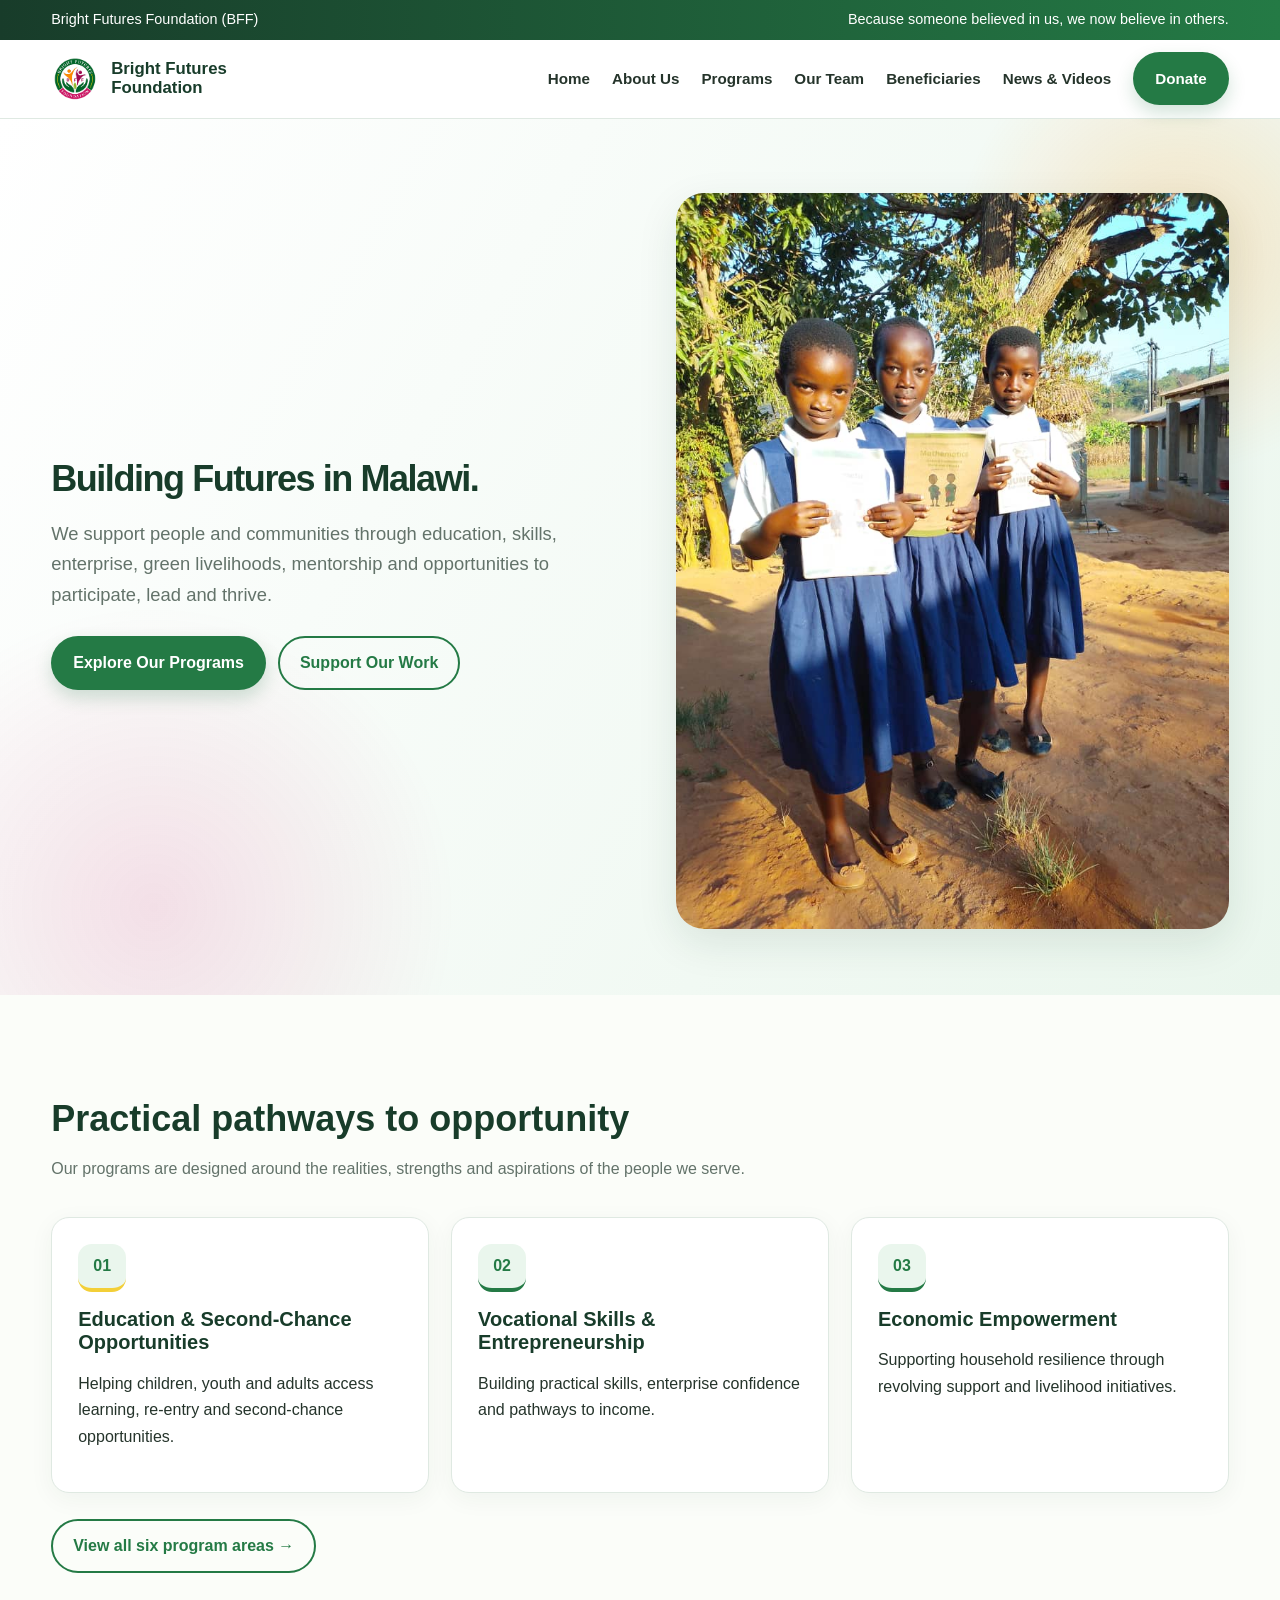
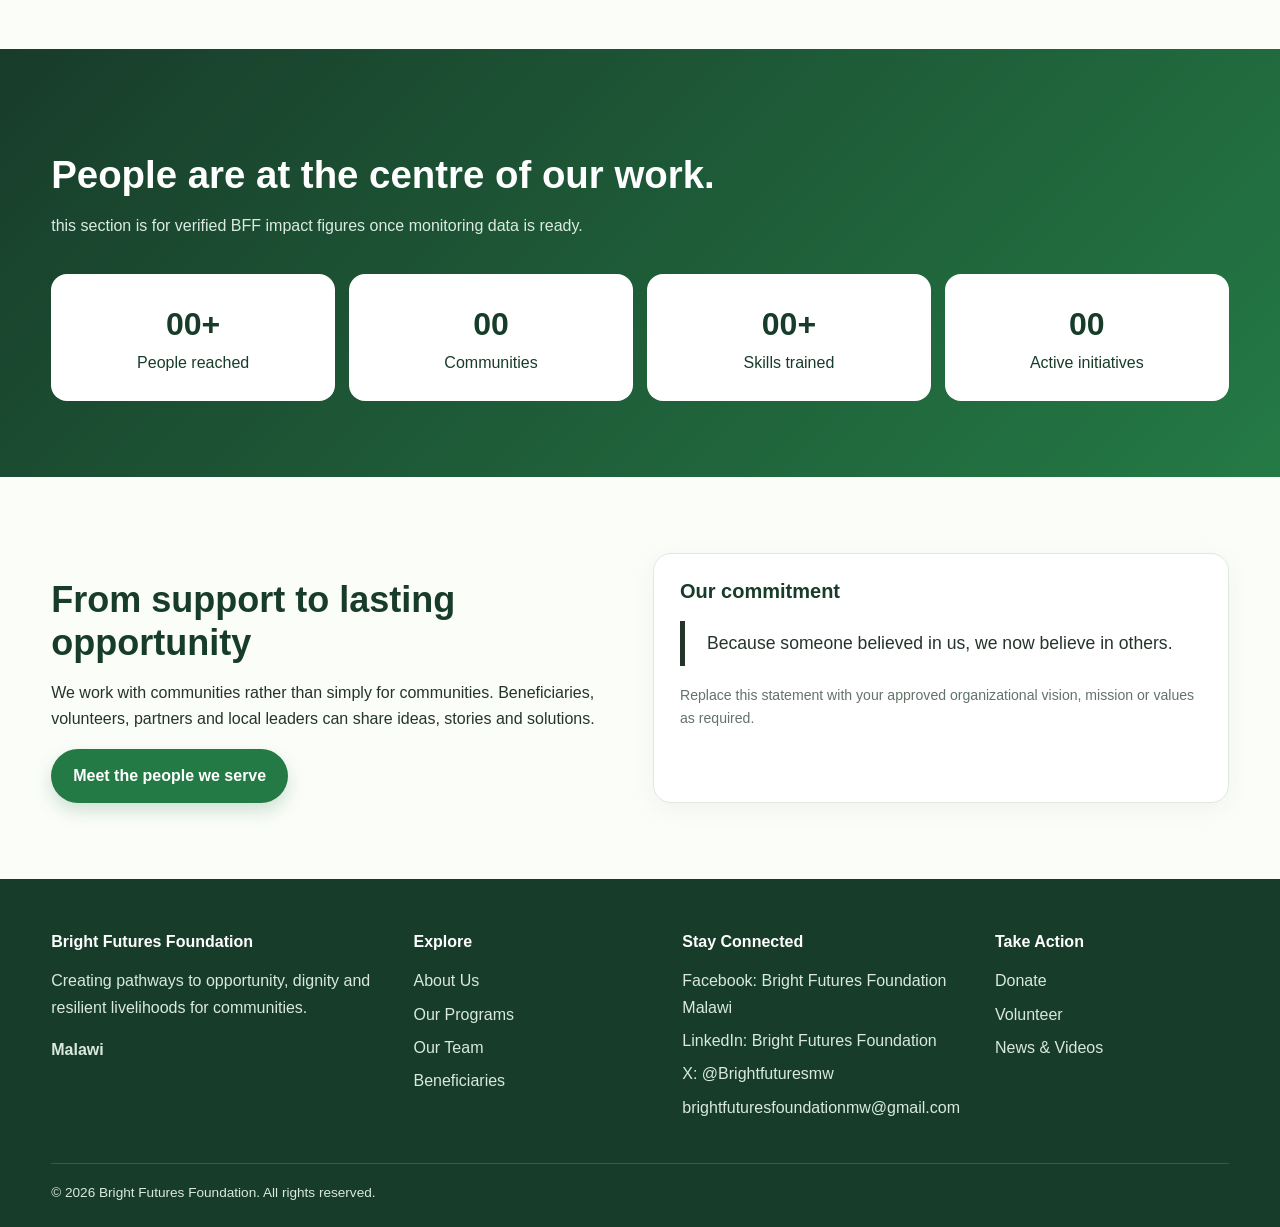
<file: index.html>
<!doctype html><html lang="en"><head><meta charset="utf-8"><meta name="viewport" content="width=device-width,initial-scale=1"><meta name="description" content="Bright Futures Foundation — community empowerment, education, green livelihoods and opportunity in Malawi."><title>Home | Bright Futures Foundation</title><link rel="stylesheet" href="style.css"></head><body><div class="topbar"><div class="container"><span>Bright Futures Foundation (BFF)</span><span>Because someone believed in us, we now believe in others.</span></div></div>
<header><div class="container nav">
<a class="brand" href="index.html"><img src="images/bff-logo.png" alt="Bright Futures Foundation logo"><span>Bright Futures<br>Foundation</span></a>
<button class="menu" aria-label="Open menu">☰</button>
<nav><ul>
<li><a href="index.html">Home</a></li><li><a href="about.html">About Us</a></li><li><a href="programs.html">Programs</a></li><li><a href="team.html">Our Team</a></li><li><a href="beneficiaries.php">Beneficiaries</a></li><li><a href="news-videos.php">News & Videos</a></li><li><a class="btn btn-primary" href="donate.html">Donate</a></li>
</ul></nav></div></header>
<main><section class="hero"><div class="container hero-grid"><div>
<span class="eyebrow"></span><h1 style="font-size: 36px;">Building Futures in Malawi.</h1>
<p class="lead">We support people and communities through education, skills, enterprise, green livelihoods, mentorship and opportunities to participate, lead and thrive.</p>
<div class="actions"><a class="btn btn-primary" href="programs.html">Explore Our Programs</a><a class="btn btn-outline" href="donate.html">Support Our Work</a></div>
</div><img src="images/IMG-20251105-WA0008.jpg"></div></section>
<section><div class="container"><div class="section-head"><span class="eyebrow"></span><h2 style="font-size: 36px;">Practical pathways to opportunity</h2><p>Our programs are designed around the realities, strengths and aspirations of the people we serve.</p></div>
<div class="grid-3">
<div class="card"><div class="icon">01</div><h3>Education & Second-Chance Opportunities</h3><p>Helping children, youth and adults access learning, re-entry and second-chance opportunities.</p></div>
<div class="card"><div class="icon">02</div><h3>Vocational Skills & Entrepreneurship</h3><p>Building practical skills, enterprise confidence and pathways to income.</p></div>
<div class="card"><div class="icon">03</div><h3>Economic Empowerment</h3><p>Supporting household resilience through revolving support and livelihood initiatives.</p></div>
</div><div class="actions"><a class="btn btn-outline" href="programs.html">View all six program areas →</a></div></div></section>
<section class="band"><div class="container"><div class="section-head"><span class="eyebrow"></span><h2 style="font-size: +++++++++36px;">People are at the centre of our work.</h2><p>this section is for verified BFF impact figures once  monitoring data is ready.</p></div>
<div class="stats"><div class="stat"><strong>00+</strong>People reached</div><div class="stat"><strong>00</strong>Communities</div><div class="stat"><strong>00+</strong>Skills trained</div><div class="stat"><strong>00</strong>Active initiatives</div></div></div></section>
<section><div class="container grid-2"><div><span class="eyebrow"></span><h2 style="font-size: 36px;">From support to lasting opportunity</h2><p>We work with communities rather than simply for communities. Beneficiaries, volunteers, partners and local leaders can share ideas, stories and solutions.</p><a class="btn btn-primary" href="beneficiaries.php">Meet the people we serve</a></div><div class="card"><h3>Our commitment</h3><p class="quote">Because someone believed in us, we now believe in others.</p><p class="small">Replace this statement with your approved organizational vision, mission or values as required.</p></div></div></section></main>
<footer class="footer"><div class="container footer-grid">
<div><h3>Bright Futures Foundation</h3><p>Creating pathways to opportunity, dignity and resilient livelihoods for communities.</p><p><strong>Malawi</strong></p></div>
<div><h3>Explore</h3><a href="about.html">About Us</a><a href="programs.html">Our Programs</a><a href="team.html">Our Team</a><a href="beneficiaries.php">Beneficiaries</a></div>
<div><h3>Stay Connected</h3><a href="#">Facebook: Bright Futures Foundation Malawi</a><a href="#">LinkedIn: Bright Futures Foundation</a><a href="#">X: @Brightfuturesmw</a><a href="mailto:brightfuturesfoundationmw@gmail.com">brightfuturesfoundationmw@gmail.com</a></div>
<div><h3>Take Action</h3><a href="donate.html">Donate</a><a href="donate.html#volunteer">Volunteer</a><a href="news-videos.php">News & Videos</a></div>
</div><div class="container footer-bottom"><span>© <span id="year"></span> Bright Futures Foundation. All rights reserved.</span><span></span></div></footer>
<script src="script.js"></script></body></html>
</file>
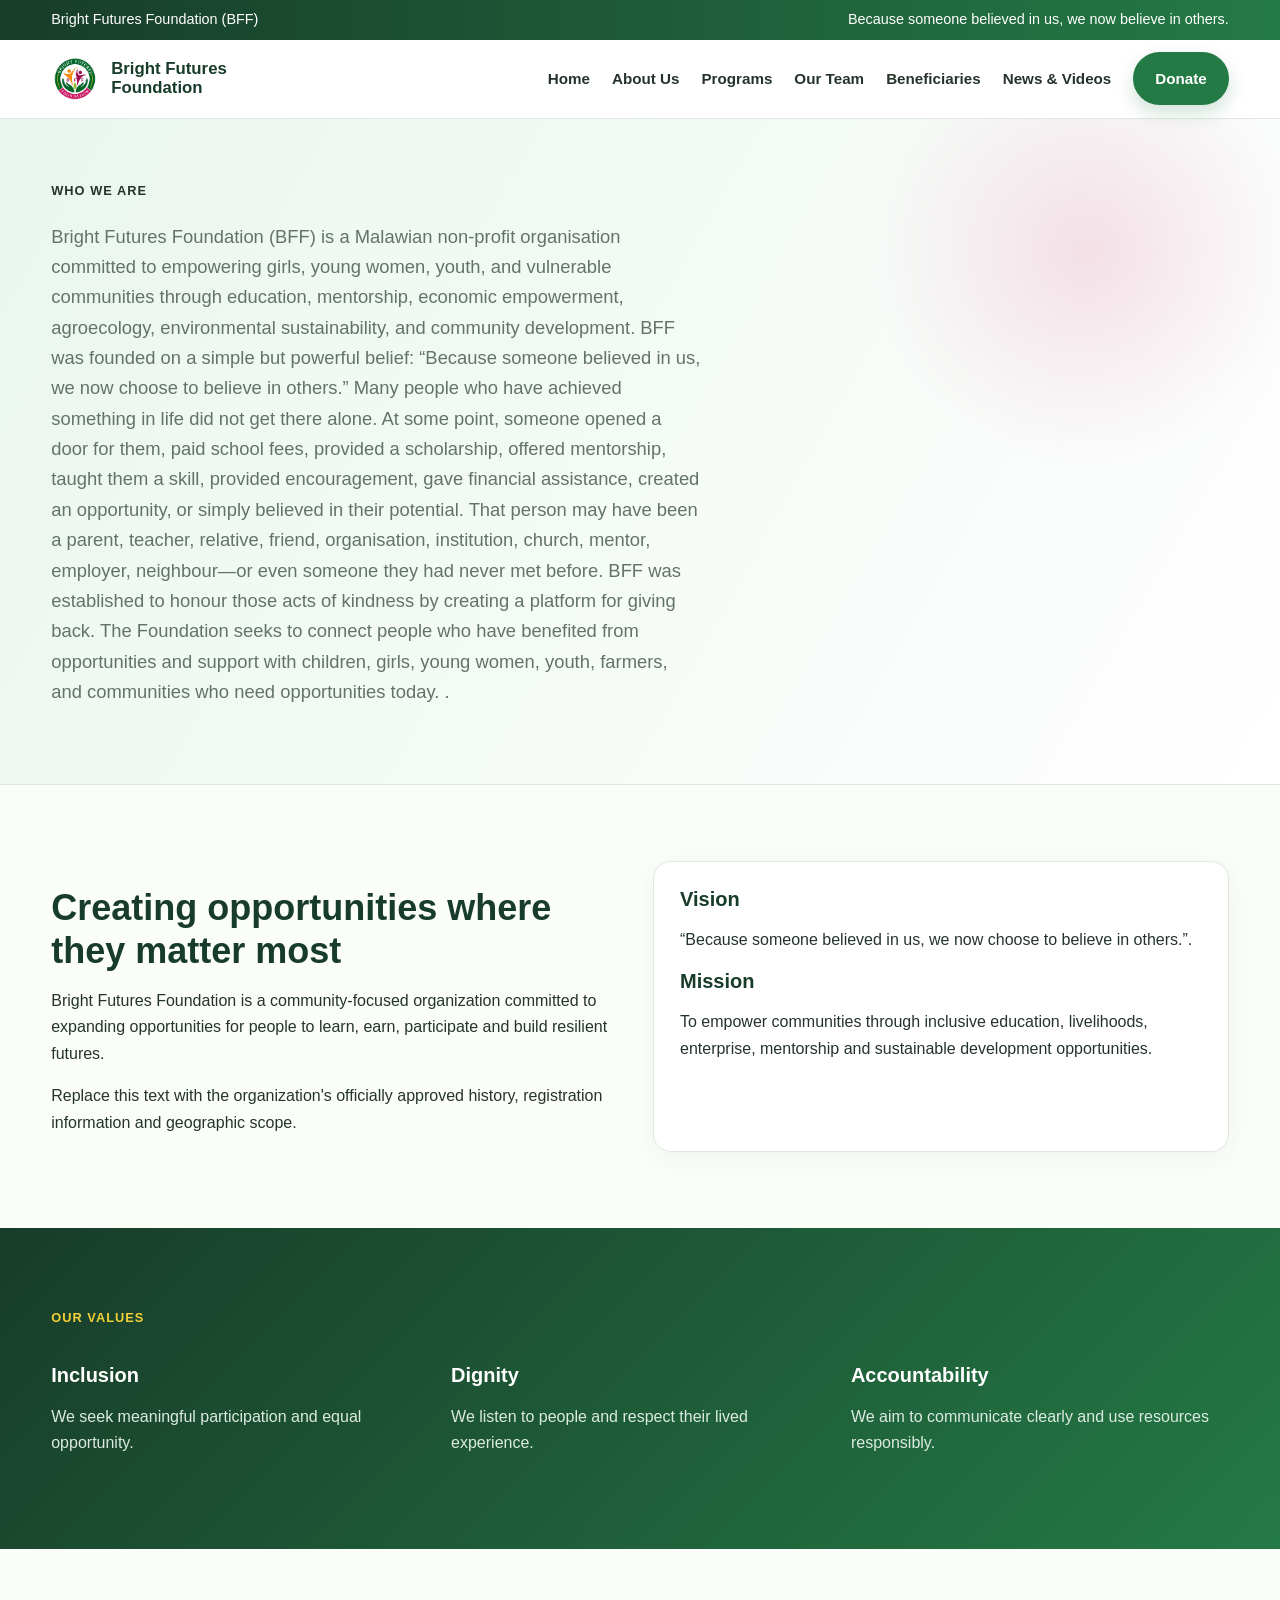
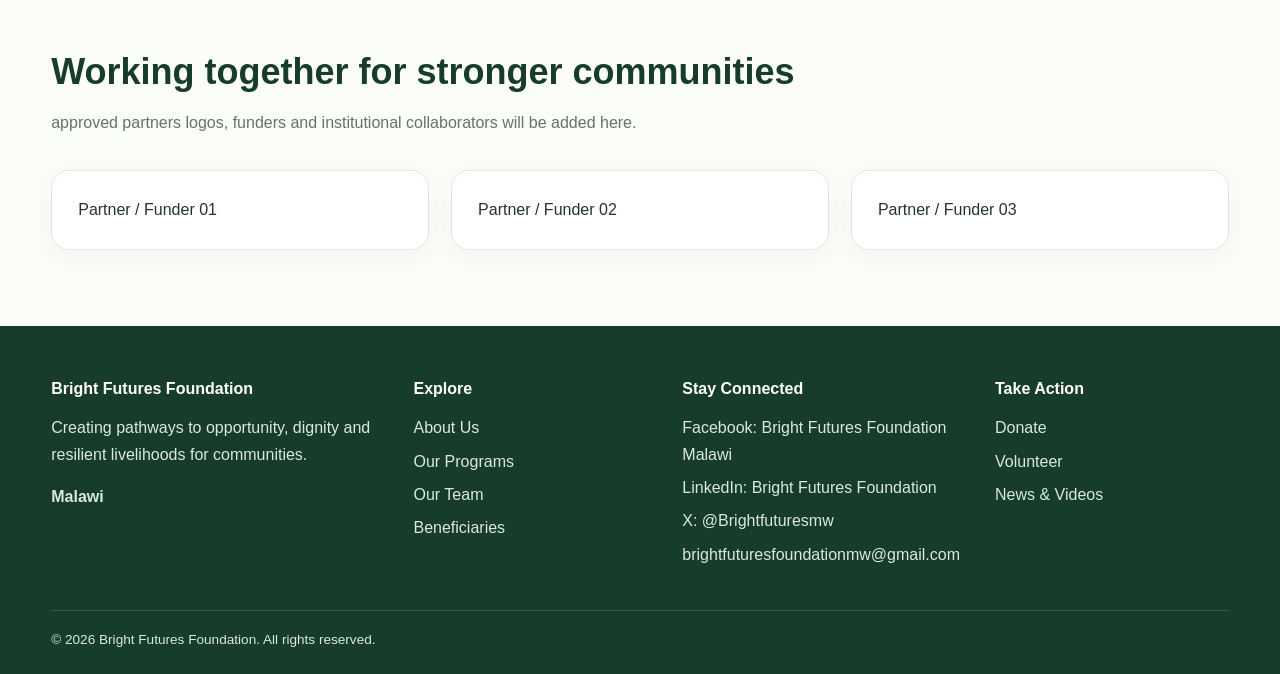
<file: about.html>
<!doctype html><html lang="en"><head><meta charset="utf-8"><meta name="viewport" content="width=device-width,initial-scale=1"><meta name="description" content="Bright Futures Foundation — community empowerment, education, green livelihoods and opportunity in Malawi."><title>About Us | Bright Futures Foundation</title><link rel="stylesheet" href="style.css"></head><body><div class="topbar"><div class="container"><span>Bright Futures Foundation (BFF)</span><span>Because someone believed in us, we now believe in others.</span></div></div>
<header><div class="container nav">
<a class="brand" href="index.html"><img src="images/bff-logo.png" alt="Bright Futures Foundation logo"><span>Bright Futures<br>Foundation</span></a>
<button class="menu" aria-label="Open menu">☰</button>
<nav><ul>
<li><a href="index.html">Home</a></li><li><a href="about.html">About Us</a></li><li><a href="programs.html">Programs</a></li><li><a href="team.html">Our Team</a></li><li><a href="beneficiaries.php">Beneficiaries</a></li><li><a href="news-videos.php">News & Videos</a></li><li><a class="btn btn-primary" href="donate.html">Donate</a></li>
</ul></nav></div></header>
<main><section class="page-hero"><div class="container"><span class="eyebrow">Who we are</span><h1></h1><p class="lead">Bright Futures Foundation (BFF) is a Malawian non-profit organisation committed to empowering girls, young women, youth, and vulnerable communities through education, mentorship, economic empowerment, agroecology, environmental sustainability, and community development.
BFF was founded on a simple but powerful belief:
“Because someone believed in us, we now choose to believe in others.”
Many people who have achieved something in life did not get there alone. At some point, someone opened a door for them, paid school fees, provided a scholarship, offered mentorship, taught them a skill, provided encouragement, gave financial assistance, created an opportunity, or simply believed in their potential.
That person may have been a parent, teacher, relative, friend, organisation, institution, church, mentor, employer, neighbour—or even someone they had never met before.
BFF was established to honour those acts of kindness by creating a platform for giving back.
The Foundation seeks to connect people who have benefited from opportunities and support with children, girls, young women, youth, farmers, and communities who need opportunities today.
.</p></div></section>
<section><div class="container grid-2"><div><span class="eyebrow"></span><h2 style=font-size:36px;">Creating opportunities where they matter most</h2><p>Bright Futures Foundation is a community-focused organization committed to expanding opportunities for people to learn, earn, participate and build resilient futures.</p><p>Replace this text with the organization's officially approved history, registration information and geographic scope.</p></div><div class="card"><h3>Vision</h3><p>“Because someone believed in us, we now choose to believe in others.”.</p><h3>Mission</h3><p>To empower communities through inclusive education, livelihoods, enterprise, mentorship and sustainable development opportunities.</p></div></div></section>
<section class="band"><div class="container"><div class="section-head"><span class="eyebrow">Our values</span><h2></h2></div><div class="grid-3"><div><h3>Inclusion</h3><p>We seek meaningful participation and equal opportunity.</p></div><div><h3>Dignity</h3><p>We listen to people and respect their lived experience.</p></div><div><h3>Accountability</h3><p>We aim to communicate clearly and use resources responsibly.</p></div></div></div></section>
<section><div class="container"><div class="section-head"><span class="eyebrow"></span><h2 style=font-size:36px;">Working together for stronger communities</h2><p>approved partners logos, funders and institutional collaborators will be added here.</p></div><div class="grid-3"><div class="card">Partner / Funder 01</div><div class="card">Partner / Funder 02</div><div class="card">Partner / Funder 03</div></div></div></section></main>
<footer class="footer"><div class="container footer-grid">
<div><h3>Bright Futures Foundation</h3><p>Creating pathways to opportunity, dignity and resilient livelihoods for communities.</p><p><strong>Malawi</strong></p></div>
<div><h3>Explore</h3><a href="about.html">About Us</a><a href="programs.html">Our Programs</a><a href="team.html">Our Team</a><a href="beneficiaries.php">Beneficiaries</a></div>
<div><h3>Stay Connected</h3><a href="#">Facebook: Bright Futures Foundation Malawi</a><a href="#">LinkedIn: Bright Futures Foundation</a><a href="#">X: @Brightfuturesmw</a><a href="mailto:brightfuturesfoundationmw@gmail.com">brightfuturesfoundationmw@gmail.com</a></div>
<div><h3>Take Action</h3><a href="donate.html">Donate</a><a href="donate.html#volunteer">Volunteer</a><a href="news-videos.php">News & Videos</a></div>
</div><div class="container footer-bottom"><span>© <span id="year"></span> Bright Futures Foundation. All rights reserved.</span><span></span></div></footer>
<script src="script.js"></script></body></html>
</file>
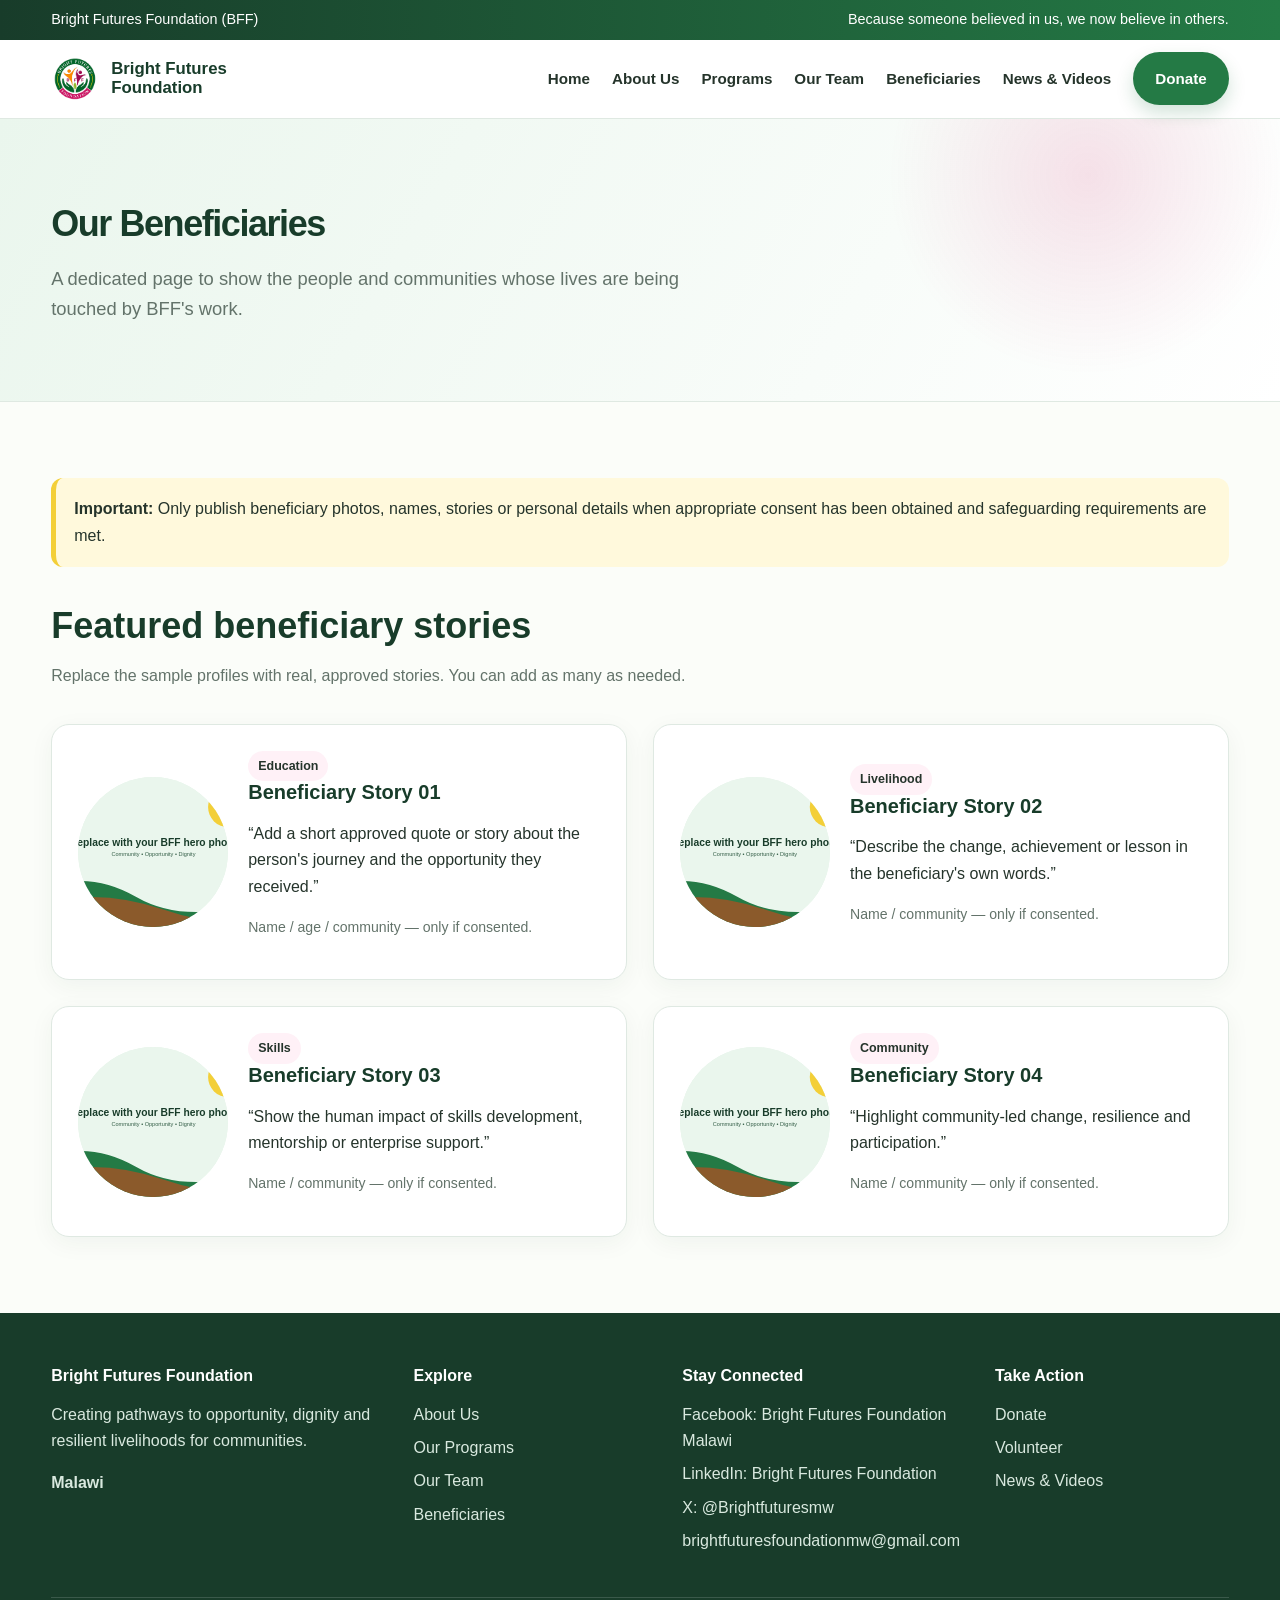
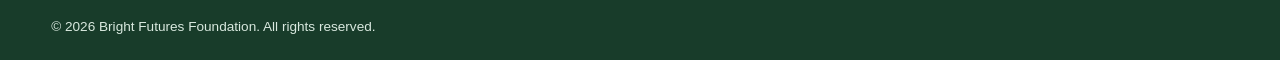
<file: beneficiaries.html>
<!doctype html><html lang="en"><head><meta charset="utf-8"><meta name="viewport" content="width=device-width,initial-scale=1"><meta name="description" content="Bright Futures Foundation — community empowerment, education, green livelihoods and opportunity in Malawi."><title>Beneficiaries | Bright Futures Foundation</title><link rel="stylesheet" href="style.css"></head><body><div class="topbar"><div class="container"><span>Bright Futures Foundation (BFF)</span><span>Because someone believed in us, we now believe in others.</span></div></div>
<header><div class="container nav">
<a class="brand" href="index.html"><img src="images/bff-logo.png" alt="Bright Futures Foundation logo"><span>Bright Futures<br>Foundation</span></a>
<button class="menu" aria-label="Open menu">☰</button>
<nav><ul>
<li><a href="index.html">Home</a></li><li><a href="about.html">About Us</a></li><li><a href="programs.html">Programs</a></li><li><a href="team.html">Our Team</a></li><li><a href="beneficiaries.php">Beneficiaries</a></li><li><a href="news-videos.php">News & Videos</a></li><li><a class="btn btn-primary" href="donate.html">Donate</a></li>
</ul></nav></div></header>
<main><section class="page-hero"><div class="container"><span class="eyebrow"></span><h1 style=font-size:36px;">Our Beneficiaries</h1><p class="lead">A dedicated page to show the people and communities whose lives are being touched by BFF's work.</p></div></section>
<section><div class="container"><div class="notice"><strong>Important:</strong> Only publish beneficiary photos, names, stories or personal details when appropriate consent has been obtained and safeguarding requirements are met.</div><div class="section-head" style="margin-top:38px"><h2 style=font-size:36px;">Featured beneficiary stories</h2><p>Replace the sample profiles with real, approved stories. You can add as many as needed.</p></div>
<div class="grid-2">
<div class="card beneficiary"><img src="images/hero-placeholder.svg" alt="Beneficiary photo placeholder"><div><span class="tag">Education</span><h3>Beneficiary Story 01</h3><p>“Add a short approved quote or story about the person's journey and the opportunity they received.”</p><p class="small">Name / age / community — only if consented.</p></div></div>
<div class="card beneficiary"><img src="images/hero-placeholder.svg" alt="Beneficiary photo placeholder"><div><span class="tag">Livelihood</span><h3>Beneficiary Story 02</h3><p>“Describe the change, achievement or lesson in the beneficiary's own words.”</p><p class="small">Name / community — only if consented.</p></div></div>
<div class="card beneficiary"><img src="images/hero-placeholder.svg" alt="Beneficiary photo placeholder"><div><span class="tag">Skills</span><h3>Beneficiary Story 03</h3><p>“Show the human impact of skills development, mentorship or enterprise support.”</p><p class="small">Name / community — only if consented.</p></div></div>
<div class="card beneficiary"><img src="images/hero-placeholder.svg" alt="Beneficiary photo placeholder"><div><span class="tag">Community</span><h3>Beneficiary Story 04</h3><p>“Highlight community-led change, resilience and participation.”</p><p class="small">Name / community — only if consented.</p></div></div>
</div></div></section></main>
<footer class="footer"><div class="container footer-grid">
<div><h3>Bright Futures Foundation</h3><p>Creating pathways to opportunity, dignity and resilient livelihoods for communities.</p><p><strong>Malawi</strong></p></div>
<div><h3>Explore</h3><a href="about.html">About Us</a><a href="programs.html">Our Programs</a><a href="team.html">Our Team</a><a href="beneficiaries.php">Beneficiaries</a></div>
<div><h3>Stay Connected</h3><a href="#">Facebook: Bright Futures Foundation Malawi</a><a href="#">LinkedIn: Bright Futures Foundation</a><a href="#">X: @Brightfuturesmw</a><a href="mailto:brightfuturesfoundationmw@gmail.com">brightfuturesfoundationmw@gmail.com</a></div>
<div><h3>Take Action</h3><a href="donate.html">Donate</a><a href="donate.html#volunteer">Volunteer</a><a href="news-videos.php">News & Videos</a></div>
</div><div class="container footer-bottom"><span>© <span id="year"></span> Bright Futures Foundation. All rights reserved.</span><span></span></div></footer>
<script src="script.js"></script></body></html>
</file>
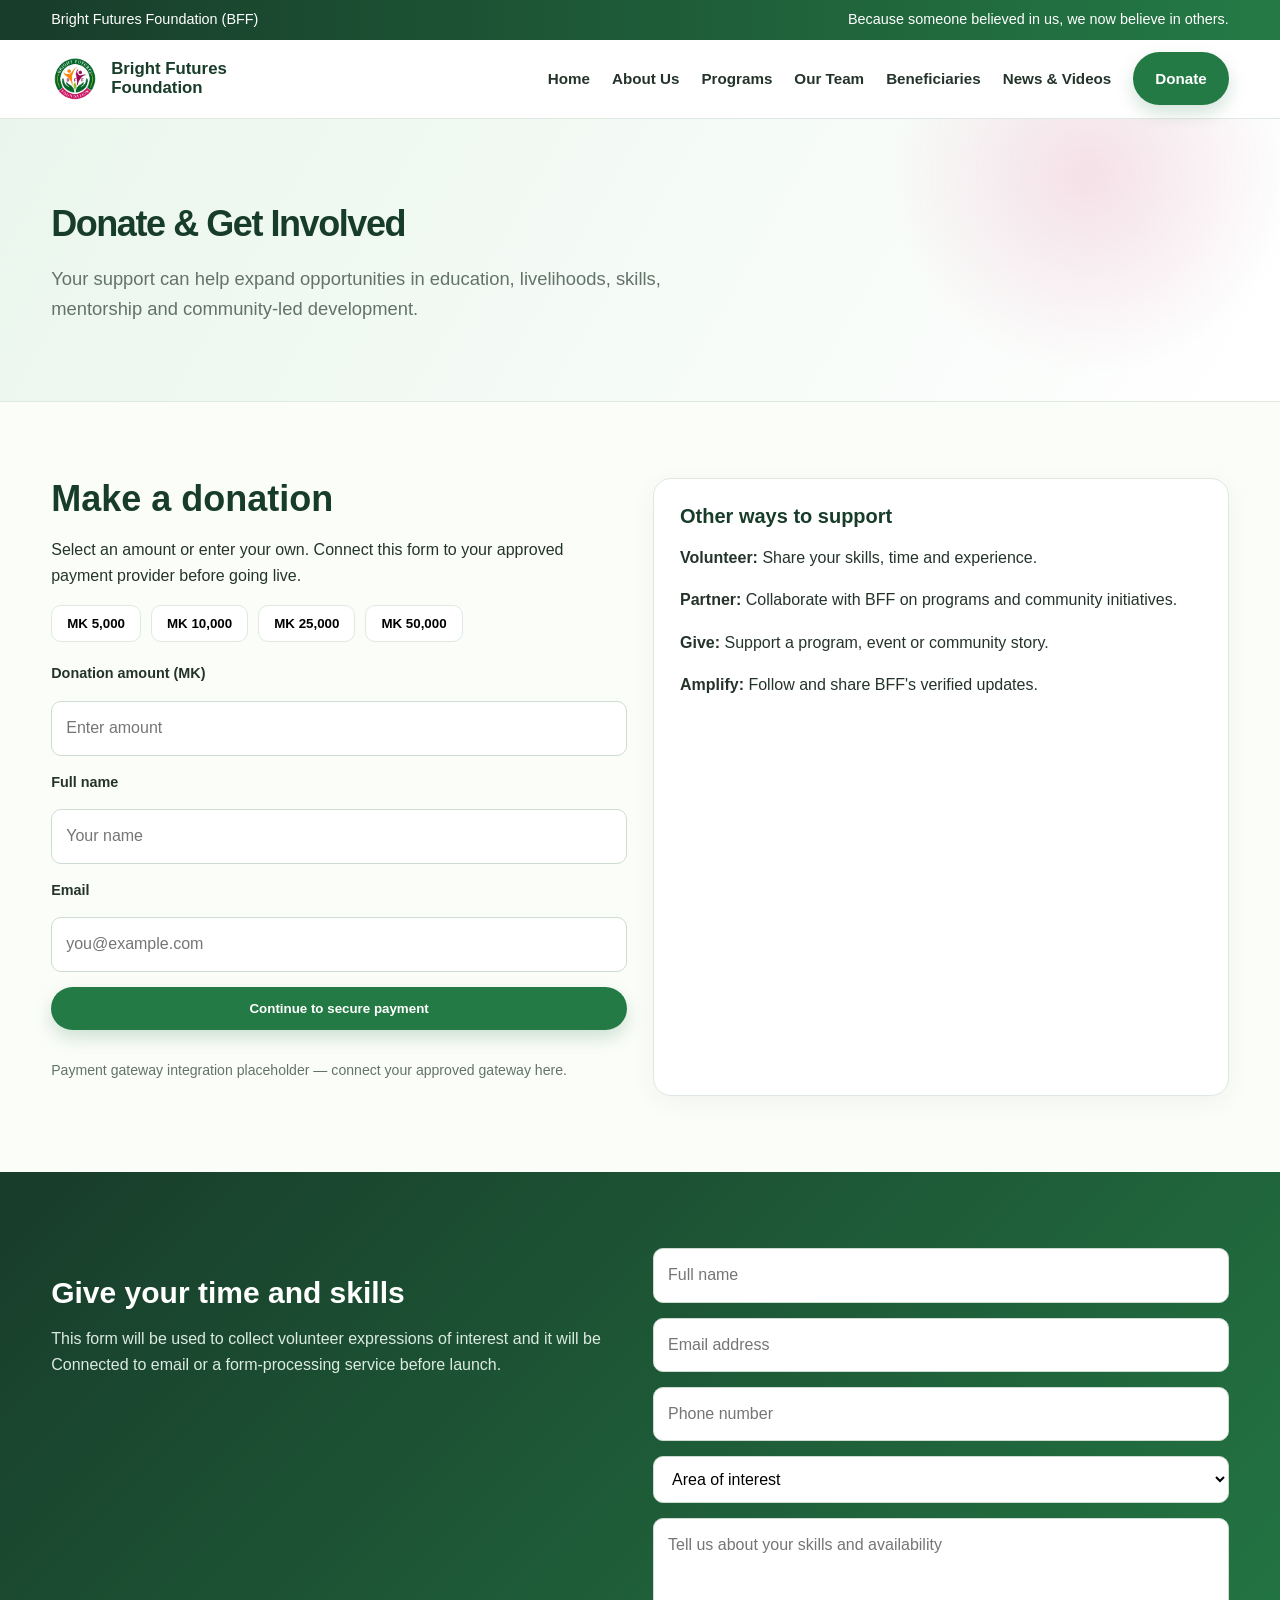
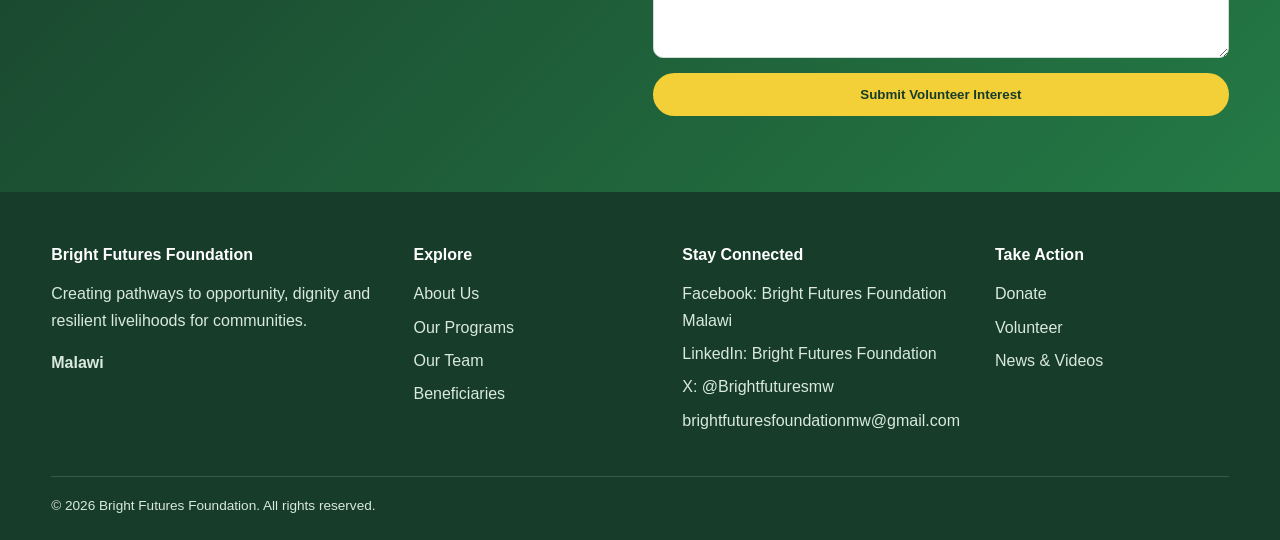
<file: donate.html>
<!doctype html><html lang="en"><head><meta charset="utf-8"><meta name="viewport" content="width=device-width,initial-scale=1"><meta name="description" content="Bright Futures Foundation — community empowerment, education, green livelihoods and opportunity in Malawi."><title>Donate | Bright Futures Foundation</title><link rel="stylesheet" href="style.css"></head><body><div class="topbar"><div class="container"><span>Bright Futures Foundation (BFF)</span><span>Because someone believed in us, we now believe in others.</span></div></div>
<header><div class="container nav">
<a class="brand" href="index.html"><img src="images/bff-logo.png" alt="Bright Futures Foundation logo"><span>Bright Futures<br>Foundation</span></a>
<button class="menu" aria-label="Open menu">☰</button>
<nav><ul>
<li><a href="index.html">Home</a></li><li><a href="about.html">About Us</a></li><li><a href="programs.html">Programs</a></li><li><a href="team.html">Our Team</a></li><li><a href="beneficiaries.php">Beneficiaries</a></li><li><a href="news-videos.php">News & Videos</a></li><li><a class="btn btn-primary" href="donate.html">Donate</a></li>
</ul></nav></div></header>
<main><section class="page-hero"><div class="container"><span class="eyebrow"></span><h1 style=font-size:36px;">Donate & Get Involved</h1><p class="lead">Your support can help expand opportunities in education, livelihoods, skills, mentorship and community-led development.</p></div></section>
<section><div class="container grid-2"><div><h2 style=font-size:36px;">Make a donation</h2><p>Select an amount or enter your own. Connect this form to your approved payment provider before going live.</p>
<div class="amounts"><button type="button" class="amount" data-amount="5000">MK 5,000</button><button type="button" class="amount" data-amount="10000">MK 10,000</button><button type="button" class="amount" data-amount="25000">MK 25,000</button><button type="button" class="amount" data-amount="50000">MK 50,000</button></div>
<form style="margin-top:20px"><label for="donationAmount">Donation amount (MK)</label><input id="donationAmount" name="amount" type="number" min="1" placeholder="Enter amount"><label for="donorName">Full name</label><input id="donorName" name="name" placeholder="Your name"><label for="donorEmail">Email</label><input id="donorEmail" type="email" placeholder="you@example.com"><button class="btn btn-primary" type="button">Continue to secure payment</button><p class="small">Payment gateway integration placeholder — connect your approved gateway here.</p></form></div>
<div class="card"><h3>Other ways to support</h3><p><strong>Volunteer:</strong> Share your skills, time and experience.</p><p><strong>Partner:</strong> Collaborate with BFF on programs and community initiatives.</p><p><strong>Give:</strong> Support a program, event or community story.</p><p><strong>Amplify:</strong> Follow and share BFF's verified updates.</p></div></div></section>
<section id="volunteer" class="band"><div class="container grid-2"><div><span class="eyebrow"></span><h2 style=font-size:30px;">Give your time and skills</h2><p>This form will be used to collect volunteer expressions of interest and  it will be Connected to email or a form-processing service before launch.</p></div><form><input placeholder="Full name"><input type="email" placeholder="Email address"><input placeholder="Phone number"><select><option>Area of interest</option><option>Education</option><option>Vocational skills</option><option>Agroecology</option><option>Mentorship</option><option>Community storytelling</option><option>Other</option></select><textarea placeholder="Tell us about your skills and availability"></textarea><button class="btn btn-yellow" type="button">Submit Volunteer Interest</button></form></div></section></main>
<footer class="footer"><div class="container footer-grid">
<div><h3>Bright Futures Foundation</h3><p>Creating pathways to opportunity, dignity and resilient livelihoods for communities.</p><p><strong>Malawi</strong></p></div>
<div><h3>Explore</h3><a href="about.html">About Us</a><a href="programs.html">Our Programs</a><a href="team.html">Our Team</a><a href="beneficiaries.php">Beneficiaries</a></div>
<div><h3>Stay Connected</h3><a href="#">Facebook: Bright Futures Foundation Malawi</a><a href="#">LinkedIn: Bright Futures Foundation</a><a href="#">X: @Brightfuturesmw</a><a href="mailto:brightfuturesfoundationmw@gmail.com">brightfuturesfoundationmw@gmail.com</a></div>
<div><h3>Take Action</h3><a href="donate.html">Donate</a><a href="donate.html#volunteer">Volunteer</a><a href="news-videos.php">News & Videos</a></div>
</div><div class="container footer-bottom"><span>© <span id="year"></span> Bright Futures Foundation. All rights reserved.</span><span></span></div></footer>
<script src="script.js"></script></body></html>
</file>
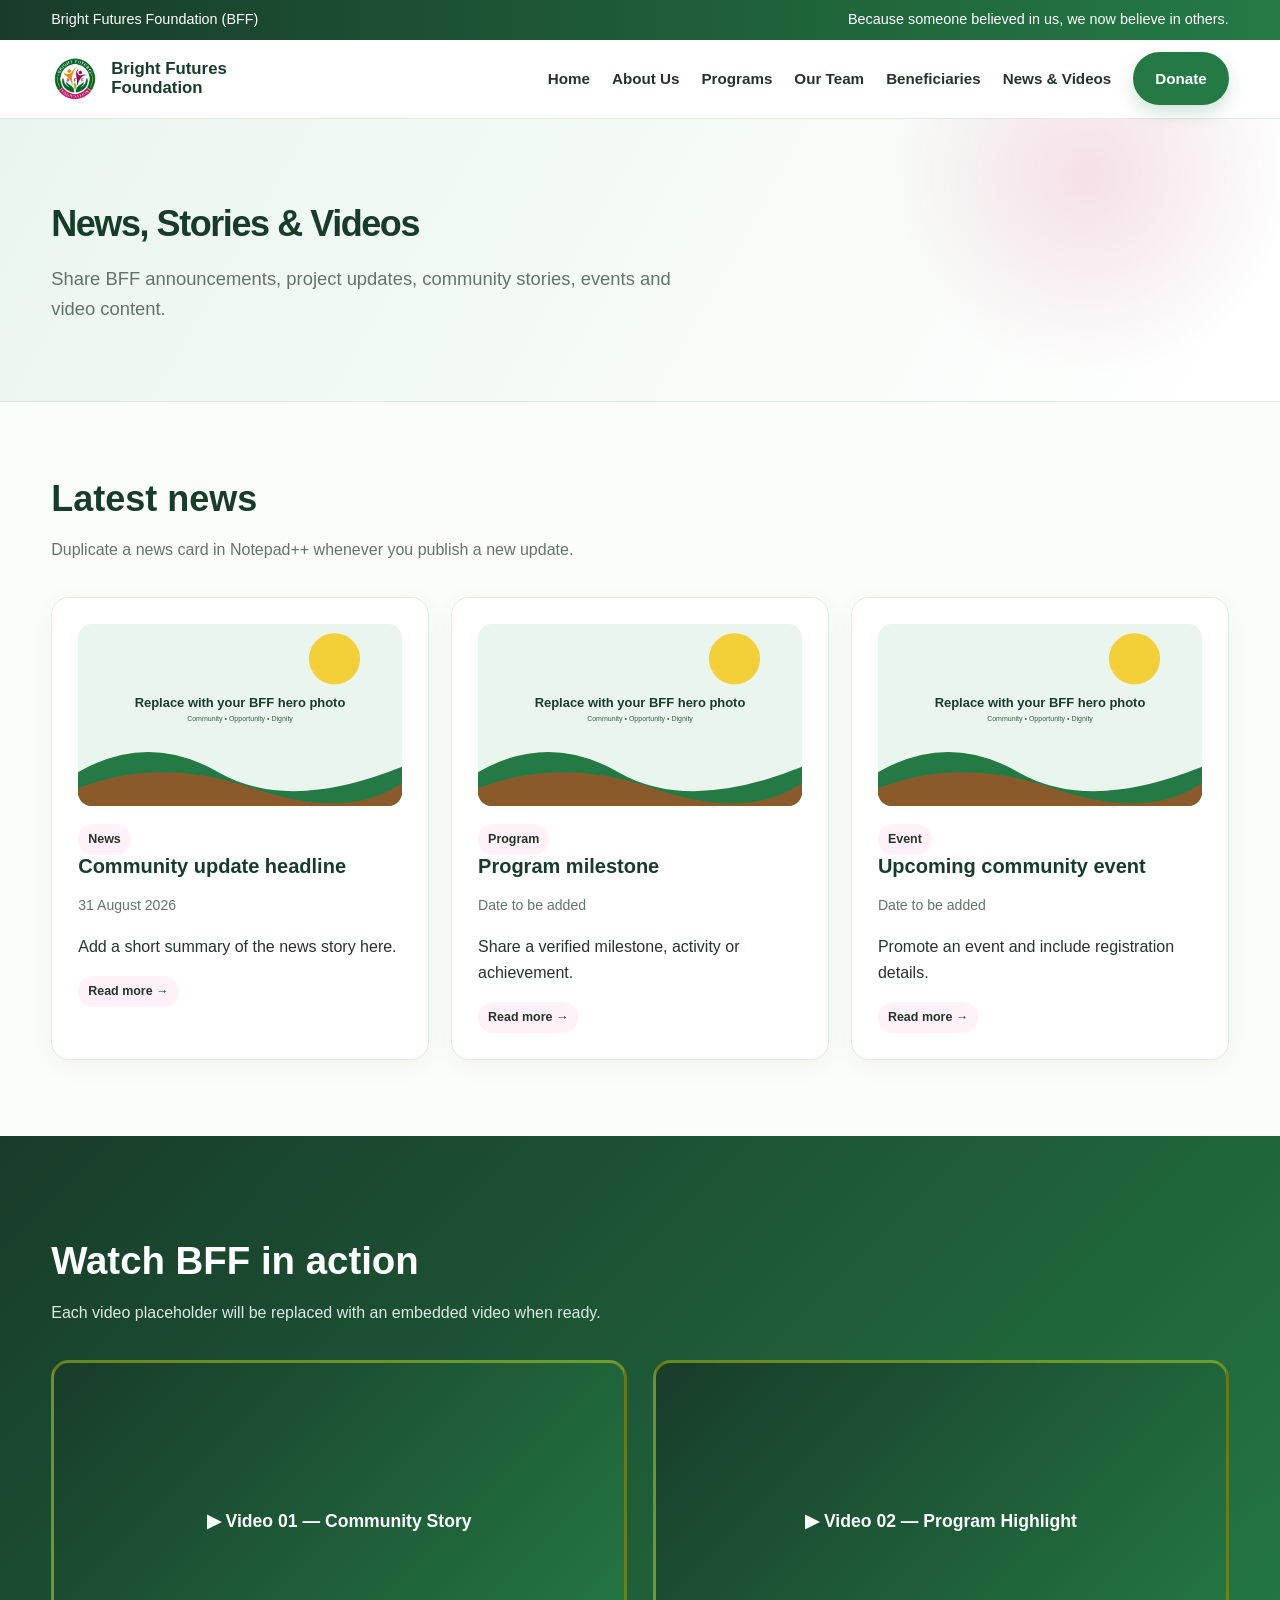
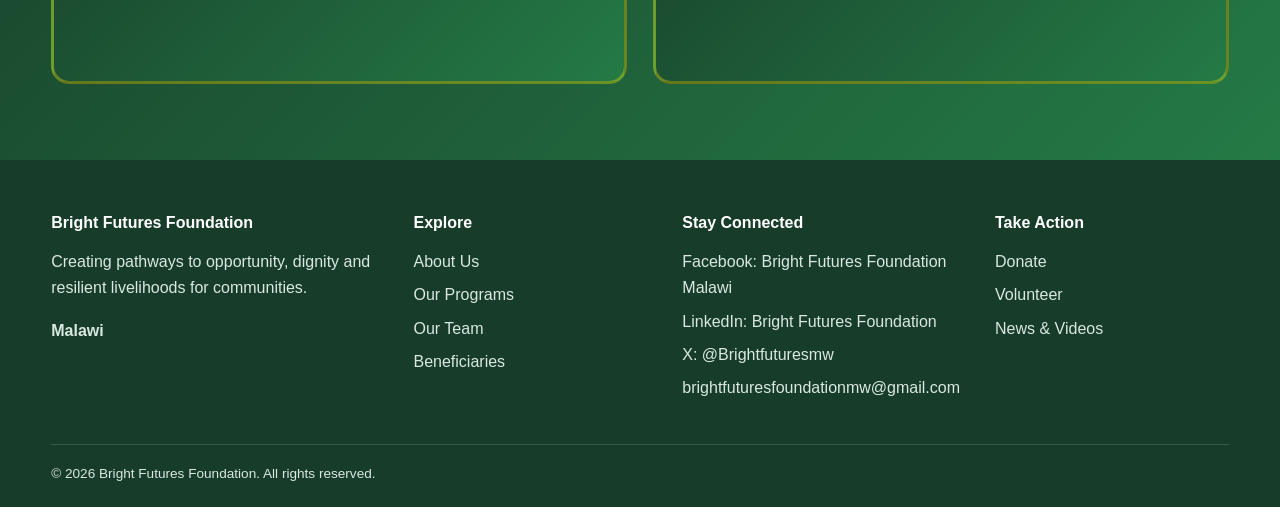
<file: news-videos.html>
<!doctype html><html lang="en"><head><meta charset="utf-8"><meta name="viewport" content="width=device-width,initial-scale=1"><meta name="description" content="Bright Futures Foundation — community empowerment, education, green livelihoods and opportunity in Malawi."><title>News & Videos | Bright Futures Foundation</title><link rel="stylesheet" href="style.css"></head><body><div class="topbar"><div class="container"><span>Bright Futures Foundation (BFF)</span><span>Because someone believed in us, we now believe in others.</span></div></div>
<header><div class="container nav">
<a class="brand" href="index.html"><img src="images/bff-logo.png" alt="Bright Futures Foundation logo"><span>Bright Futures<br>Foundation</span></a>
<button class="menu" aria-label="Open menu">☰</button>
<nav><ul>
<li><a href="index.html">Home</a></li><li><a href="about.html">About Us</a></li><li><a href="programs.html">Programs</a></li><li><a href="team.html">Our Team</a></li><li><a href="beneficiaries.php">Beneficiaries</a></li><li><a href="news-videos.php">News & Videos</a></li><li><a class="btn btn-primary" href="donate.html">Donate</a></li>
</ul></nav></div></header>
<main><section class="page-hero"><div class="container"><span class="eyebrow"></span><h1 style=font-size:36px;">News, Stories & Videos</h1><p class="lead">Share BFF announcements, project updates, community stories, events and video content.</p></div></section>
<section><div class="container"><div class="section-head"><h2 style=font-size:36px;">Latest news</h2><p>Duplicate a news card in Notepad++ whenever you publish a new update.</p></div>
<div class="grid-3">
<article class="card news"><img src="images/hero-placeholder.svg" alt="News image placeholder"><span class="tag">News</span><h3>Community update headline</h3><p class="small">31 August 2026</p><p>Add a short summary of the news story here.</p><a href="#" class="tag">Read more →</a></article>
<article class="card news"><img src="images/hero-placeholder.svg" alt="News image placeholder"><span class="tag">Program</span><h3>Program milestone</h3><p class="small">Date to be added</p><p>Share a verified milestone, activity or achievement.</p><a href="#" class="tag">Read more →</a></article>
<article class="card news"><img src="images/hero-placeholder.svg" alt="News image placeholder"><span class="tag">Event</span><h3>Upcoming community event</h3><p class="small">Date to be added</p><p>Promote an event and include registration details.</p><a href="#" class="tag">Read more →</a></article>
</div></div></section>
<section class="band"><div class="container"><div class="section-head"><span class="eyebrow"></span><h2>Watch BFF in action</h2><p>Each video placeholder will be replaced with an embedded video when ready.</p></div>
<div class="grid-2"><div class="video">▶ Video 01 — Community Story</div><div class="video">▶ Video 02 — Program Highlight</div></div></div></section></main>
<footer class="footer"><div class="container footer-grid">
<div><h3>Bright Futures Foundation</h3><p>Creating pathways to opportunity, dignity and resilient livelihoods for communities.</p><p><strong>Malawi</strong></p></div>
<div><h3>Explore</h3><a href="about.html">About Us</a><a href="programs.html">Our Programs</a><a href="team.html">Our Team</a><a href="beneficiaries.php">Beneficiaries</a></div>
<div><h3>Stay Connected</h3><a href="#">Facebook: Bright Futures Foundation Malawi</a><a href="#">LinkedIn: Bright Futures Foundation</a><a href="#">X: @Brightfuturesmw</a><a href="mailto:brightfuturesfoundationmw@gmail.com">brightfuturesfoundationmw@gmail.com</a></div>
<div><h3>Take Action</h3><a href="donate.html">Donate</a><a href="donate.html#volunteer">Volunteer</a><a href="news-videos.php">News & Videos</a></div>
</div><div class="container footer-bottom"><span>© <span id="year"></span> Bright Futures Foundation. All rights reserved.</span><span></span></div></footer>
<script src="script.js"></script></body></html>
</file>
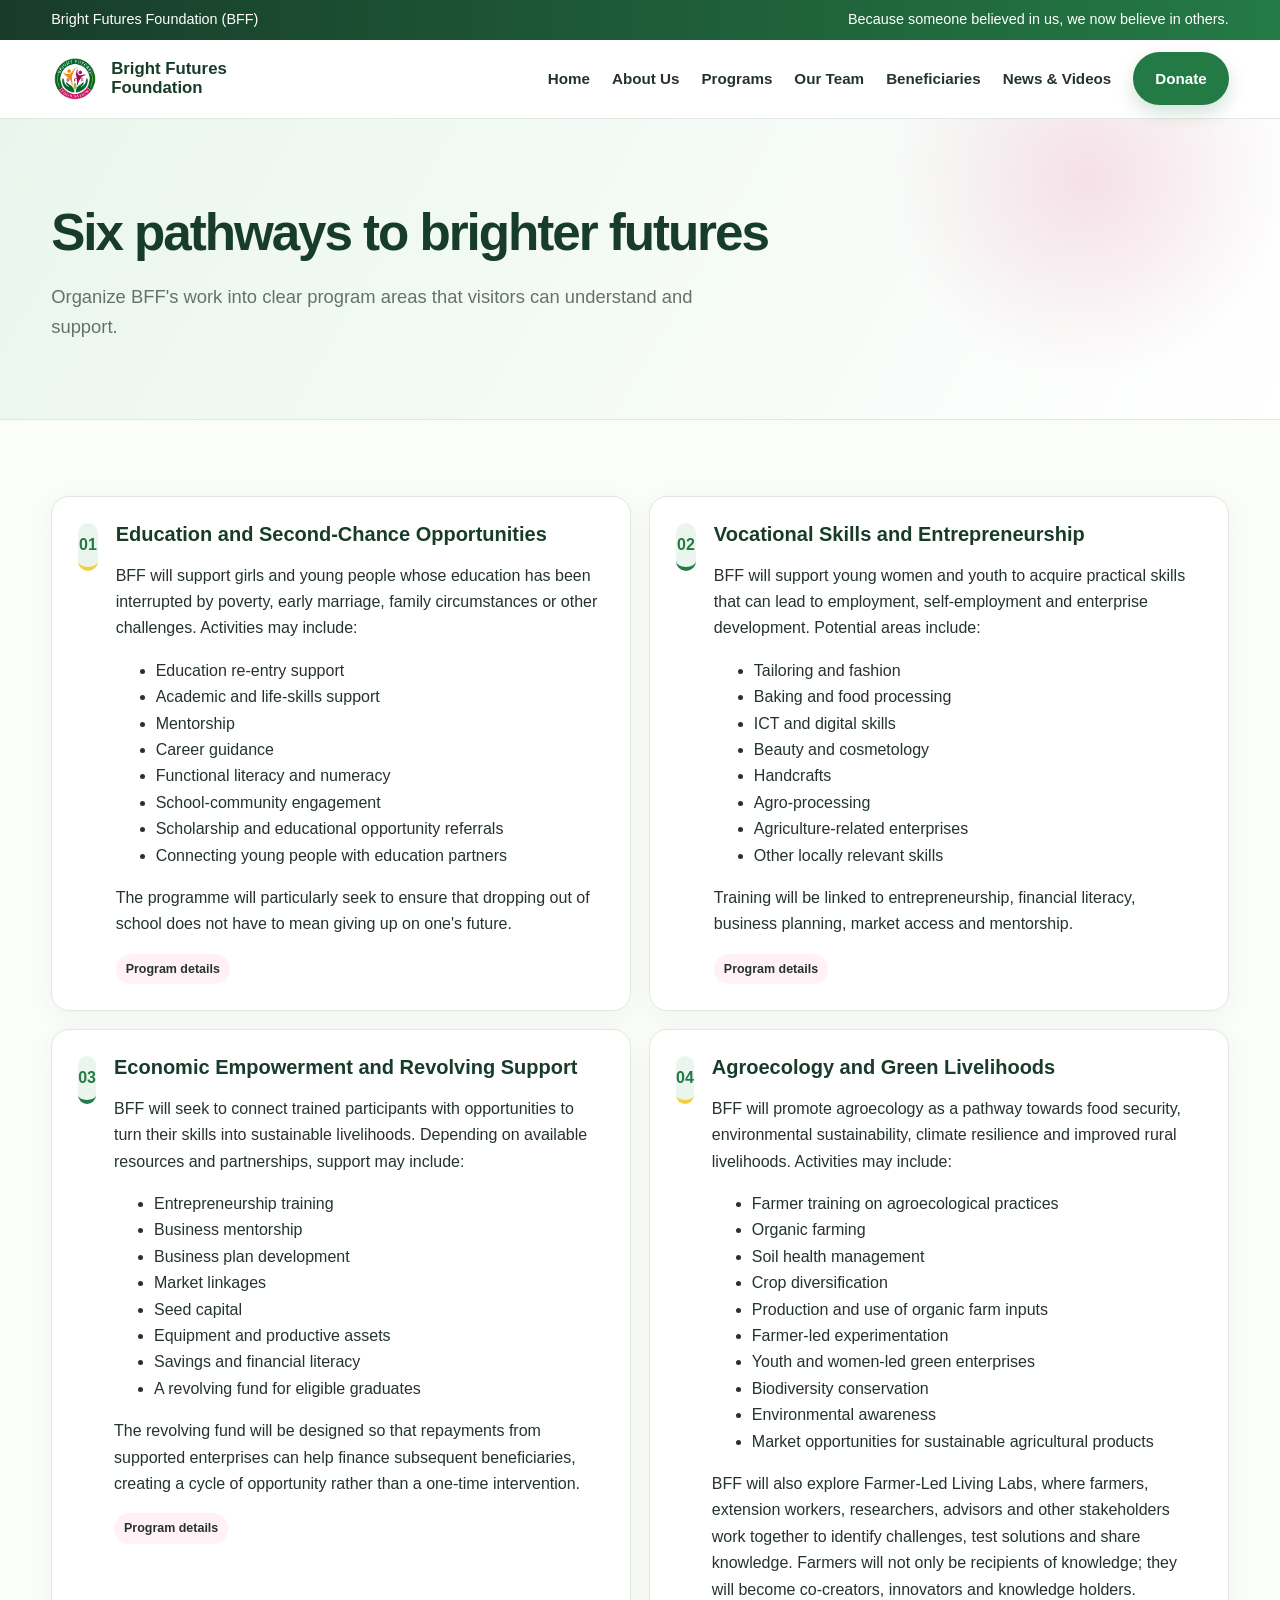
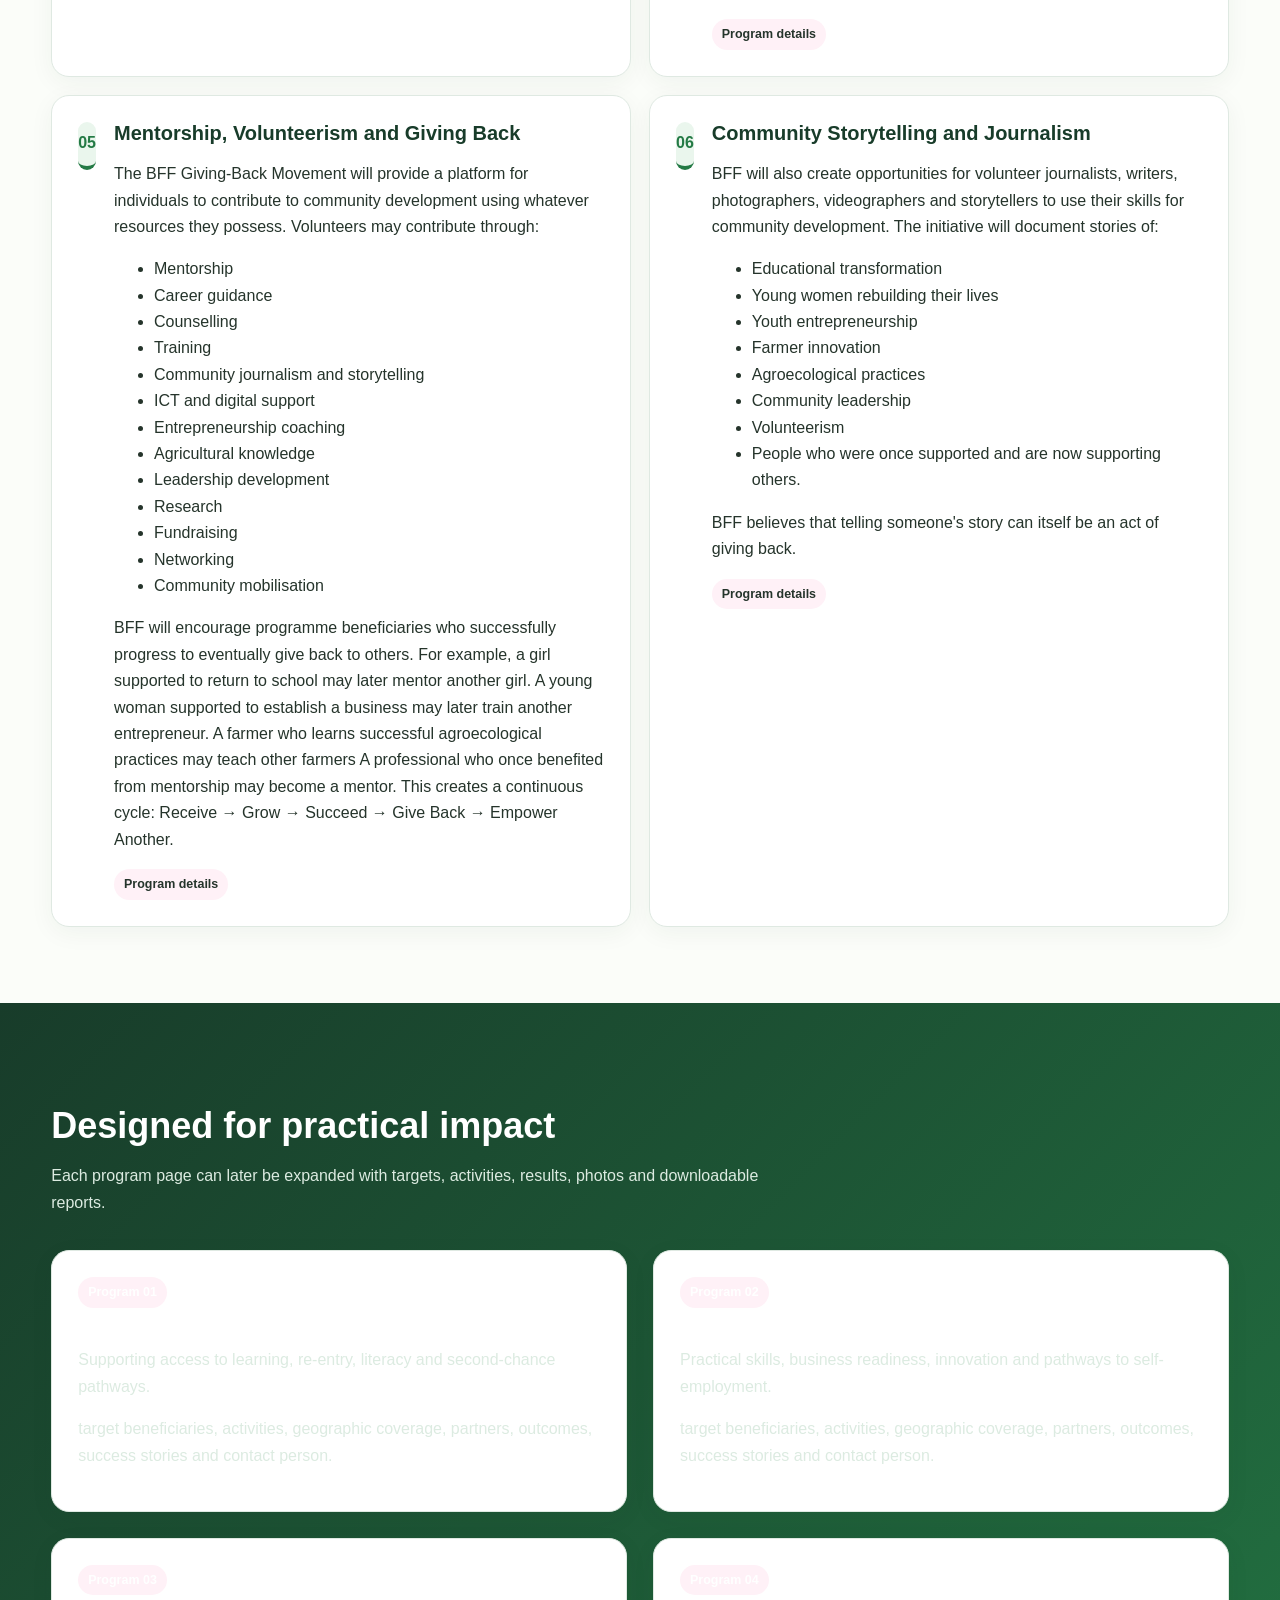
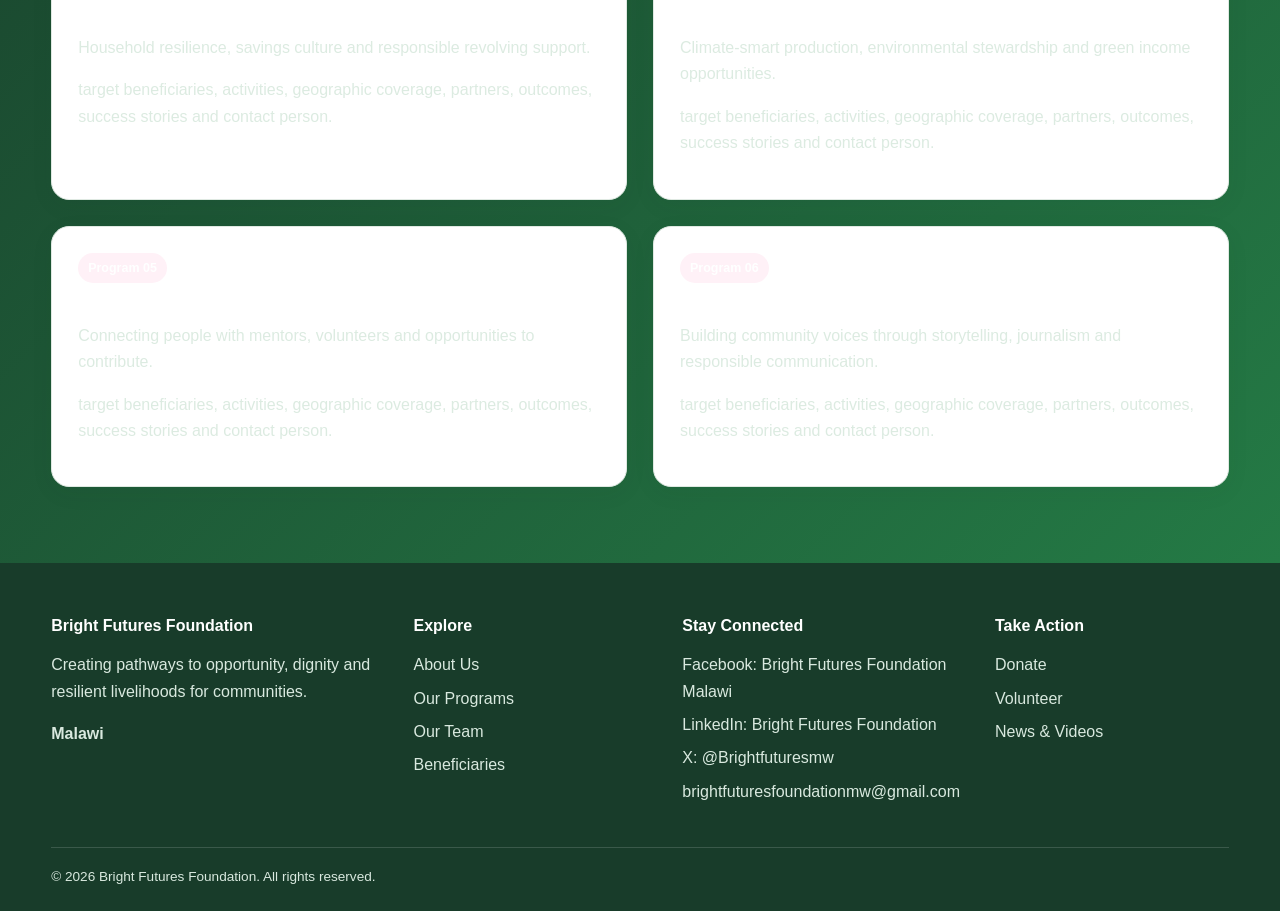
<file: programs.html>
<!doctype html><html lang="en"><head><meta charset="utf-8"><meta name="viewport" content="width=device-width,initial-scale=1"><meta name="description" content="Bright Futures Foundation — community empowerment, education, green livelihoods and opportunity in Malawi."><title>Programs | Bright Futures Foundation</title><link rel="stylesheet" href="style.css"></head><body><div class="topbar"><div class="container"><span>Bright Futures Foundation (BFF)</span><span>Because someone believed in us, we now believe in others.</span></div></div>
<header><div class="container nav">
<a class="brand" href="index.html"><img src="images/bff-logo.png" alt="Bright Futures Foundation logo"><span>Bright Futures<br>Foundation</span></a>
<button class="menu" aria-label="Open menu">☰</button>
<nav><ul>
<li><a href="index.html">Home</a></li><li><a href="about.html">About Us</a></li><li><a href="programs.html">Programs</a></li><li><a href="team.html">Our Team</a></li><li><a href="beneficiaries.php">Beneficiaries</a></li><li><a href="news-videos.php">News & Videos</a></li><li><a class="btn btn-primary" href="donate.html">Donate</a></li>
</ul></nav></div></header>
<main><section class="page-hero"><div class="container"><span class="eyebrow"></span><h1 style=font-size:36 text-align:center;">Six pathways to brighter futures</h1><p class="lead">Organize BFF's work into clear program areas that visitors can understand and support.</p></div></section>
<section><div class="container"><div class="program-list"><div class="card program"><div class="icon">01</div><div><h3>Education and Second-Chance Opportunities</h3><p>BFF will support girls and young people whose education has been interrupted by poverty, early marriage, family circumstances or other challenges.
Activities may include:</p>

<ul>
<li>Education re-entry support</li>
<li>Academic and life-skills support</li>
<li>Mentorship</li>
<li>Career guidance</li>
<li>Functional literacy and numeracy</li>
<li>School-community engagement</Li>
<li>Scholarship and educational opportunity referrals</li>
<li>Connecting young people with education partners</li>
</ul>

<p>The programme will particularly seek to ensure that dropping out of school does not have to mean giving up on one's future.</p>
</p><a href="#p01" class="tag">Program details</a></div></div><div class="card program"><div class="icon">02</div><div><h3>Vocational Skills and Entrepreneurship</h3><p>BFF will support young women and youth to acquire practical skills that can lead to employment, self-employment and enterprise development.
Potential areas include:</p>

<ul>
<li>Tailoring and fashion</li>
<li>Baking and food processing</li>
<li>ICT and digital skills</li>
<li>Beauty and cosmetology</li>
<li>Handcrafts</li>
<li>Agro-processing</li>
<li>Agriculture-related enterprises</li>
<li>Other locally relevant skills</li>
</ul>

<p>Training will be linked to entrepreneurship, financial literacy, business planning, market access and mentorship.</p>
</p><a href="#p02" class="tag">Program details</a></div></div><div class="card program"><div class="icon">03</div><div><h3>Economic Empowerment and Revolving Support</h3><p>BFF will seek to connect trained participants with opportunities to turn their skills into sustainable livelihoods.
Depending on available resources and partnerships, support may include:</p>

<ul>
<li>Entrepreneurship training</li>
<li>Business mentorship</li>
<li>Business plan development</li>
<li>Market linkages</li>
<li>Seed capital</li>
<li>Equipment and productive assets</li>
<li>Savings and financial literacy</li>
<li>A revolving fund for eligible graduates</li>
</ul>

<p>The revolving fund will be designed so that repayments from supported enterprises can help finance subsequent beneficiaries, creating a cycle of opportunity rather than a one-time intervention.</p>
</p><a href="#p03" class="tag">Program details</a></div></div><div class="card program"><div class="icon">04</div><div><h3>Agroecology and Green Livelihoods</h3><p>BFF will promote agroecology as a pathway towards food security, environmental sustainability, climate resilience and improved rural livelihoods.
Activities may include:</P>

<ul>
<li>Farmer training on agroecological practices</li>
<li>Organic farming</li>
<li>Soil health management</li>
<li>Crop diversification</li>
<li>Production and use of organic farm inputs</li>
<li>Farmer-led experimentation</li>
<li>Youth and women-led green enterprises</li>
<li>Biodiversity conservation</li>
<li>Environmental awareness</li>
<li>Market opportunities for sustainable agricultural products</li>
</ul>
<p>BFF will also explore Farmer-Led Living Labs, where farmers, extension workers, researchers, advisors and other stakeholders work together to identify challenges, test solutions and share knowledge.
Farmers will not only be recipients of knowledge; they will become co-creators, innovators and knowledge holders.</p>

</p><a href="#p04" class="tag">Program details</a></div></div><div class="card program"><div class="icon">05</div><div><h3>Mentorship, Volunteerism and Giving Back</h3><p>The BFF Giving-Back Movement will provide a platform for individuals to contribute to community development using whatever resources they possess.
Volunteers may contribute through:</p>

<ul>
<li>Mentorship</li>
<li>Career guidance</li>
<li>Counselling</li>
<li>Training</li>
<li>Community journalism and storytelling</li>
<li>ICT and digital support</li>
<li>Entrepreneurship coaching</li>
<li>Agricultural knowledge</li>
<li>Leadership development</li>
<li>Research</li>
<li>Fundraising</li>
<li>Networking</li>
<li>Community mobilisation</li>
</ul>

<p>BFF will encourage programme beneficiaries who successfully progress to eventually give back to others.
For example, a girl supported to return to school may later mentor another girl.
A young woman supported to establish a business may later train another entrepreneur.
A farmer who learns successful agroecological practices may teach other farmers A professional who once benefited from mentorship may become a mentor.
This creates a continuous cycle:
Receive → Grow → Succeed → Give Back → Empower Another.</p>

</p><a href="#p05" class="tag">Program details</a></div></div><div class="card program"><div class="icon">06</div><div><h3>Community Storytelling and Journalism</h3><p>BFF will also create opportunities for volunteer journalists, writers, photographers, videographers and storytellers to use their skills for community development.
The initiative will document stories of:</p>

<ul>
<li>Educational transformation</li>
<li>Young women rebuilding their lives</li>
<li>Youth entrepreneurship</li>
<li>Farmer innovation</li>
<li>Agroecological practices</li>
<li>Community leadership</li>
<li>Volunteerism</li>
<li>People who were once supported and are now supporting others.</li>
</ul>

<p>BFF believes that telling someone's story can itself be an act of giving back.</p><a href="#p06" class="tag">Program details</a></div></div></div></div></section>
<section class="band"><div class="container"><div class="section-head"><span class="eyebrow"></span><h2 style=font-size:36px;">Designed for practical impact</h2><p>Each program page can later be expanded with targets, activities, results, photos and downloadable reports.</p></div><div class="grid-2"><div class="card" id="p01"><span class="tag">Program 01</span><h3>Education and Second-Chance Opportunities</h3><p>Supporting access to learning, re-entry, literacy and second-chance pathways.</p><p><strong></strong> target beneficiaries, activities, geographic coverage, partners, outcomes, success stories and contact person.</p></div><div class="card" id="p02"><span class="tag">Program 02</span><h3>Vocational Skills and Entrepreneurship</h3><p>Practical skills, business readiness, innovation and pathways to self-employment.</p><p><strong></strong> target beneficiaries, activities, geographic coverage, partners, outcomes, success stories and contact person.</p></div><div class="card" id="p03"><span class="tag">Program 03</span><h3>Economic Empowerment and Revolving Support</h3><p>Household resilience, savings culture and responsible revolving support.</p><p><strong></strong> target beneficiaries, activities, geographic coverage, partners, outcomes, success stories and contact person.</p></div><div class="card" id="p04"><span class="tag">Program 04</span><h3>Agroecology and Green Livelihoods</h3><p>Climate-smart production, environmental stewardship and green income opportunities.</p><p><strong></strong> target beneficiaries, activities, geographic coverage, partners, outcomes, success stories and contact person.</p></div><div class="card" id="p05"><span class="tag">Program 05</span><h3>Mentorship, Volunteerism and Giving Back</h3><p>Connecting people with mentors, volunteers and opportunities to contribute.</p><p><strong></strong> target beneficiaries, activities, geographic coverage, partners, outcomes, success stories and contact person.</p></div><div class="card" id="p06"><span class="tag">Program 06</span><h3>Community Storytelling and Journalism</h3><p>Building community voices through storytelling, journalism and responsible communication.</p><p><strong></strong> target beneficiaries, activities, geographic coverage, partners, outcomes, success stories and contact person.</p></div></div></div></section></main>
<footer class="footer"><div class="container footer-grid">
<div><h3>Bright Futures Foundation</h3><p>Creating pathways to opportunity, dignity and resilient livelihoods for communities.</p><p><strong>Malawi</strong></p></div>
<div><h3>Explore</h3><a href="about.html">About Us</a><a href="programs.html">Our Programs</a><a href="team.html">Our Team</a><a href="beneficiaries.php">Beneficiaries</a></div>
<div><h3>Stay Connected</h3><a href="#">Facebook: Bright Futures Foundation Malawi</a><a href="#">LinkedIn: Bright Futures Foundation</a><a href="#">X: @Brightfuturesmw</a><a href="mailto:brightfuturesfoundationmw@gmail.com">brightfuturesfoundationmw@gmail.com</a></div>
<div><h3>Take Action</h3><a href="donate.html">Donate</a><a href="donate.html#volunteer">Volunteer</a><a href="news-videos.php">News & Videos</a></div>
</div><div class="container footer-bottom"><span>© <span id="year"></span> Bright Futures Foundation. All rights reserved.</span><span></span></div></footer>
<script src="script.js"></script></body></html>
</file>
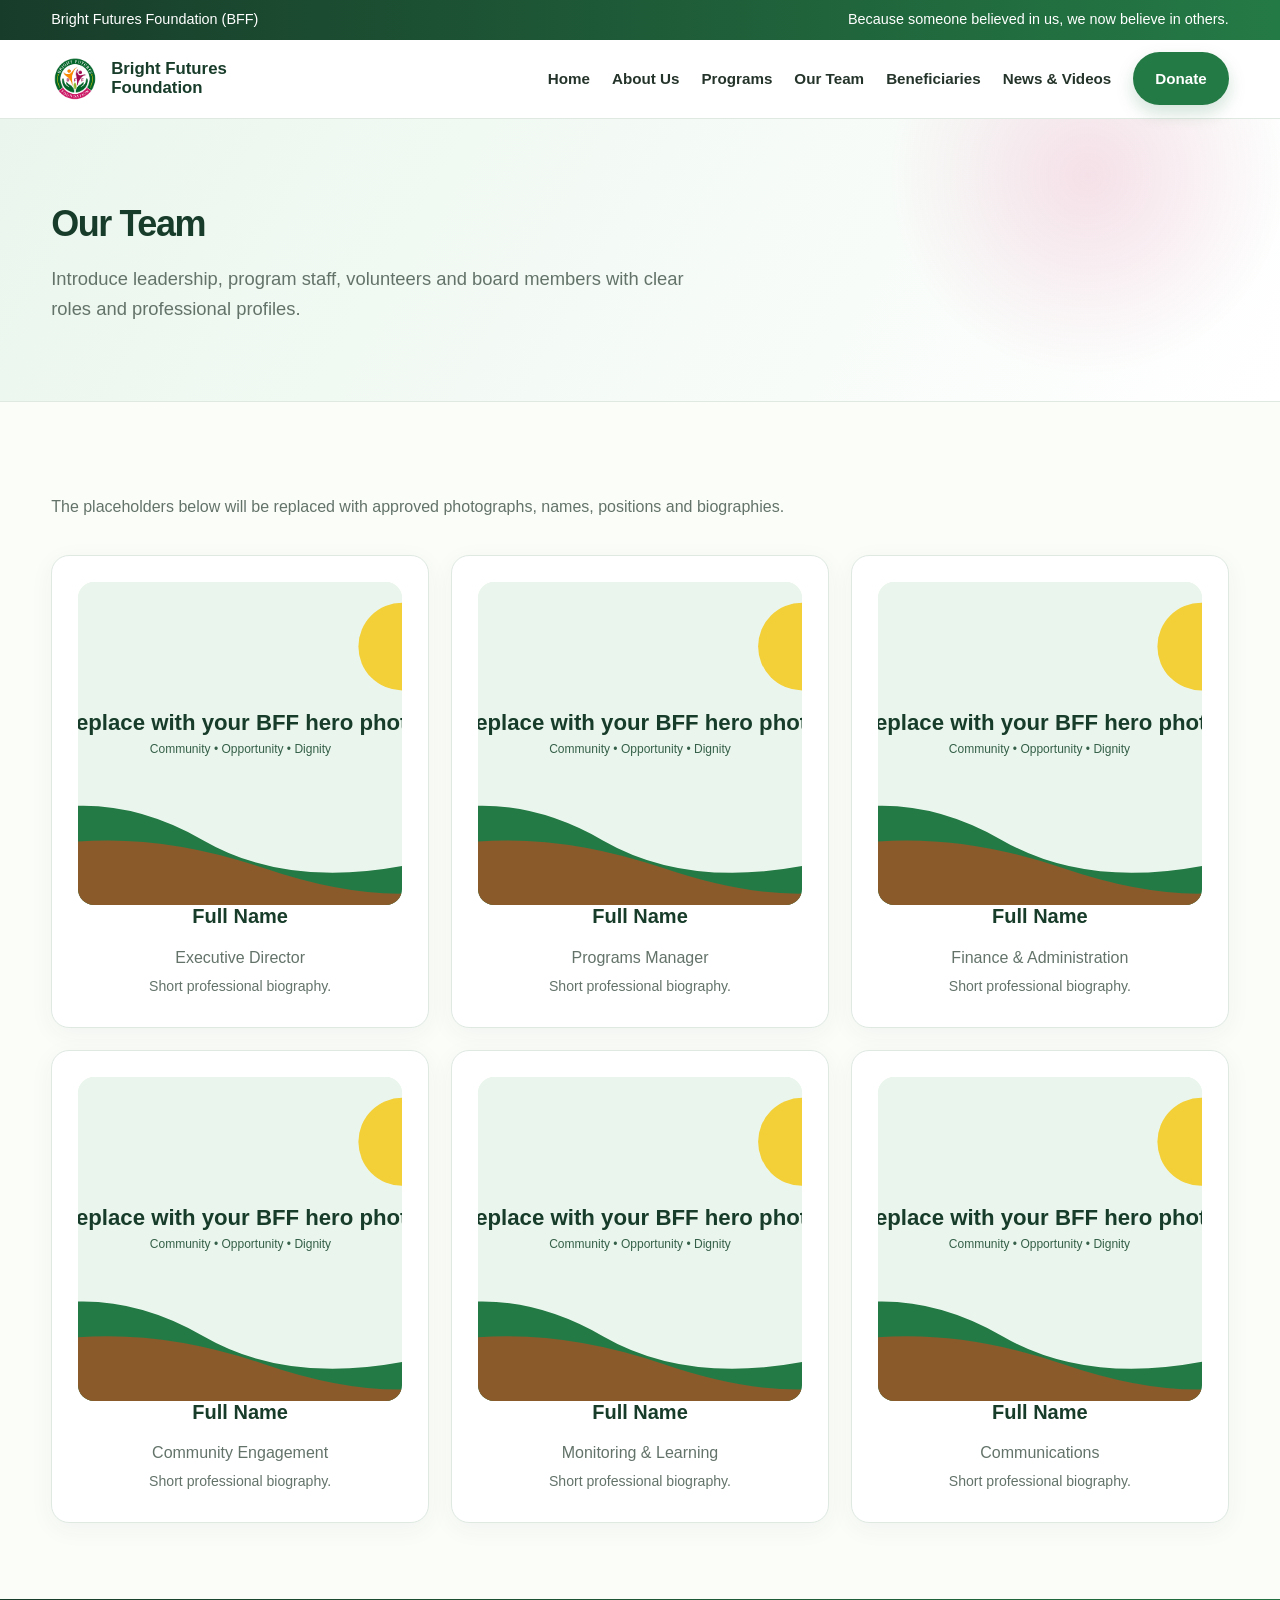
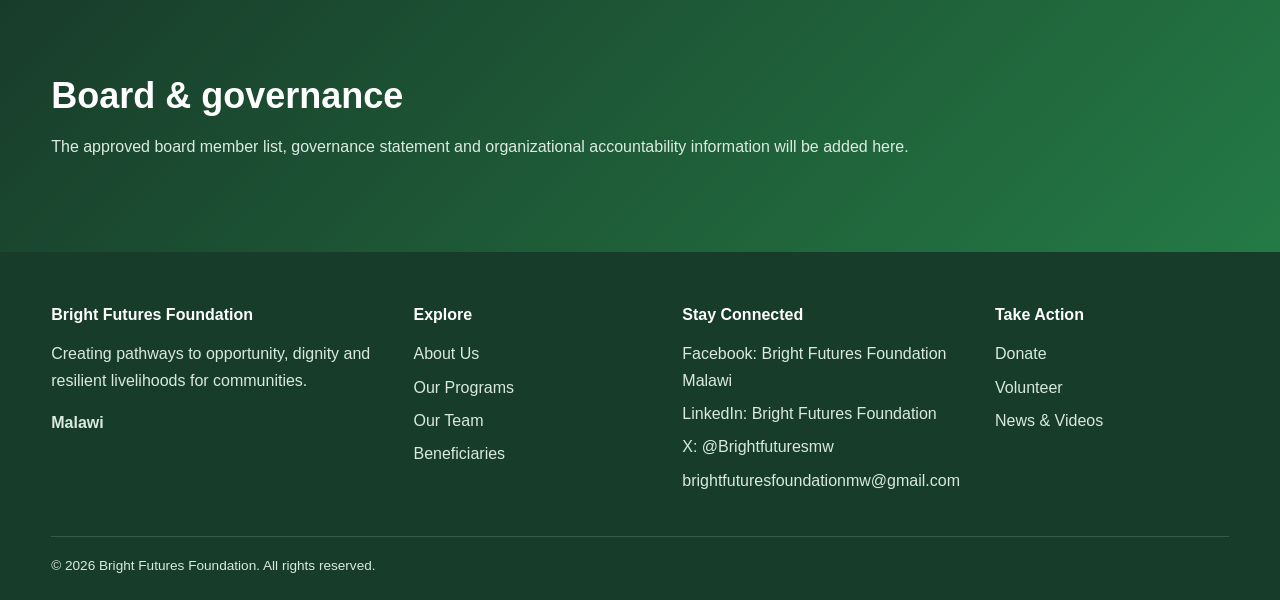
<file: team.html>
<!doctype html><html lang="en"><head><meta charset="utf-8"><meta name="viewport" content="width=device-width,initial-scale=1"><meta name="description" content="Bright Futures Foundation — community empowerment, education, green livelihoods and opportunity in Malawi."><title>Our Team | Bright Futures Foundation</title><link rel="stylesheet" href="style.css"></head><body><div class="topbar"><div class="container"><span>Bright Futures Foundation (BFF)</span><span>Because someone believed in us, we now believe in others.</span></div></div>
<header><div class="container nav">
<a class="brand" href="index.html"><img src="images/bff-logo.png" alt="Bright Futures Foundation logo"><span>Bright Futures<br>Foundation</span></a>
<button class="menu" aria-label="Open menu">☰</button>
<nav><ul>
<li><a href="index.html">Home</a></li><li><a href="about.html">About Us</a></li><li><a href="programs.html">Programs</a></li><li><a href="team.html">Our Team</a></li><li><a href="beneficiaries.php">Beneficiaries</a></li><li><a href="news-videos.php">News & Videos</a></li><li><a class="btn btn-primary" href="donate.html">Donate</a></li>
</ul></nav></div></header>
<main><section class="page-hero"><div class="container"><span class="eyebrow"></span><h1 style=font-size:36px;">Our Team</h1><p class="lead">Introduce leadership, program staff, volunteers and board members with clear roles and professional profiles.</p></div></section>
<section><div class="container"><div class="section-head"><h2></h2><p>The placeholders below will be replaced with approved photographs, names, positions and biographies.</p></div>
<div class="grid-3">
<div class="card profile"><img src="images/hero-placeholder.svg" alt="Team member placeholder"><h3>Full Name</h3><p>Executive Director</p><p class="small">Short professional biography.</p></div>
<div class="card profile"><img src="images/hero-placeholder.svg" alt="Team member placeholder"><h3>Full Name</h3><p>Programs Manager</p><p class="small">Short professional biography.</p></div>
<div class="card profile"><img src="images/hero-placeholder.svg" alt="Team member placeholder"><h3>Full Name</h3><p>Finance & Administration</p><p class="small">Short professional biography.</p></div>
<div class="card profile"><img src="images/hero-placeholder.svg" alt="Team member placeholder"><h3>Full Name</h3><p>Community Engagement</p><p class="small">Short professional biography.</p></div>
<div class="card profile"><img src="images/hero-placeholder.svg" alt="Team member placeholder"><h3>Full Name</h3><p>Monitoring & Learning</p><p class="small">Short professional biography.</p></div>
<div class="card profile"><img src="images/hero-placeholder.svg" alt="Team member placeholder"><h3>Full Name</h3><p>Communications</p><p class="small">Short professional biography.</p></div>
</div></div></section>
<section class="band"><div class="container"><h2 style=font-size:36px;">Board & governance</h2><p>The approved board member list, governance statement and organizational accountability information will be added here.</p></div></section></main>
<footer class="footer"><div class="container footer-grid">
<div><h3>Bright Futures Foundation</h3><p>Creating pathways to opportunity, dignity and resilient livelihoods for communities.</p><p><strong>Malawi</strong></p></div>
<div><h3>Explore</h3><a href="about.html">About Us</a><a href="programs.html">Our Programs</a><a href="team.html">Our Team</a><a href="beneficiaries.php">Beneficiaries</a></div>
<div><h3>Stay Connected</h3><a href="#">Facebook: Bright Futures Foundation Malawi</a><a href="#">LinkedIn: Bright Futures Foundation</a><a href="#">X: @Brightfuturesmw</a><a href="mailto:brightfuturesfoundationmw@gmail.com">brightfuturesfoundationmw@gmail.com</a></div>
<div><h3>Take Action</h3><a href="donate.html">Donate</a><a href="donate.html#volunteer">Volunteer</a><a href="news-videos.php">News & Videos</a></div>
</div><div class="container footer-bottom"><span>© <span id="year"></span> Bright Futures Foundation. All rights reserved.</span><span></span></div></footer>
<script src="script.js"></script></body></html>
</file>
<file: style.css>
:root{
  --green:#247a45; --green-dark:#183c2a; --green-soft:#eaf6ed;
  --yellow:#f3cf38; --brown:#8b5a2b; --cream:#fbfdf9; --text:#25342b;
  --muted:#63736a; --white:#fff; --border:#dfe9e2; --shadow:0 14px 40px rgba(24,60,42,.10);
  --radius:18px; --max:1180px;
}
*{box-sizing:border-box} html{scroll-behavior:smooth}
body{margin:0;font-family:Arial,Helvetica,sans-serif;color:var(--text);background:var(--cream);line-height:1.65}
a{color:inherit;text-decoration:none} img{max-width:100%;display:block}
.container{width:min(var(--max),92%);margin:auto}
.topbar{background:var(--green-dark);color:#fff;font-size:.9rem}
.topbar .container{display:flex;justify-content:space-between;gap:20px;padding:8px 0}
header{background:#fff;position:sticky;top:0;z-index:50;border-bottom:1px solid var(--border)}
.nav{min-height:78px;display:flex;align-items:center;justify-content:space-between;gap:24px}
.brand{display:flex;align-items:center;gap:12px;font-weight:800;color:var(--green-dark)}
.brand img{width:48px;height:48px}.brand span{font-size:1.05rem;line-height:1.1}
nav ul{display:flex;gap:22px;list-style:none;margin:0;padding:0;align-items:center}
nav a{font-weight:700;font-size:.95rem} nav a:hover,nav a.active{color:var(--green)}
.btn{display:inline-block;padding:12px 20px;border-radius:999px;font-weight:800;border:2px solid transparent;cursor:pointer}
.btn-primary{background:var(--green);color:#fff}.btn-primary:hover{background:var(--green-dark)}
.btn-yellow{background:var(--yellow);color:var(--green-dark)}.btn-outline{border-color:var(--green);color:var(--green)}
.menu{display:none;background:none;border:0;font-size:1.8rem}
.hero{padding:74px 0 66px;background:linear-gradient(120deg,#f5fbf6 0%,#eaf6ed 100%)}
.hero-grid{display:grid;grid-template-columns:1.02fr .98fr;align-items:center;gap:50px}
.eyebrow{display:inline-block;color:var(--green);font-weight:800;letter-spacing:.08em;text-transform:uppercase;font-size:.8rem}
h1,h2,h3{font-family:Arial,Helvetica,sans-serif;color:var(--green-dark);line-height:1.18;margin:0 0 16px}
h1{font-size:clamp(2.4rem,5vw,4.5rem);letter-spacing:-.04em} h2{font-size:clamp(1.8rem,3vw,2.7rem)} h3{font-size:1.25rem}
.lead{font-size:1.15rem;color:var(--muted);max-width:650px}.hero img{border-radius:28px;box-shadow:var(--shadow)}
.actions{display:flex;gap:12px;flex-wrap:wrap;margin-top:26px}
section{padding:76px 0}.section-head{max-width:760px;margin-bottom:34px}.section-head p{color:var(--muted)}
.grid-3{display:grid;grid-template-columns:repeat(3,1fr);gap:22px}.grid-2{display:grid;grid-template-columns:repeat(2,1fr);gap:26px}
.card{background:#fff;border:1px solid var(--border);border-radius:var(--radius);padding:26px;box-shadow:0 6px 24px rgba(24,60,42,.05)}
.card:hover{transform:translateY(-3px);transition:.2s;box-shadow:var(--shadow)}
.icon{width:48px;height:48px;border-radius:14px;background:var(--green-soft);display:grid;place-items:center;color:var(--green);font-weight:900;margin-bottom:16px}
.band{background:var(--green-dark);color:#fff}.band h2,.band h3{color:#fff}.band p{color:#dcebe1}
.stats{display:grid;grid-template-columns:repeat(4,1fr);gap:14px;margin-top:28px}.stat{background:#fff;color:var(--green-dark);padding:24px;border-radius:16px;text-align:center}.stat strong{display:block;font-size:2rem;color:var(--green)}
.program-list{display:grid;grid-template-columns:repeat(2,1fr);gap:18px}.program{display:flex;gap:18px;align-items:flex-start}
.tag{display:inline-block;background:#f4f7f3;color:var(--green);padding:5px 10px;border-radius:999px;font-size:.78rem;font-weight:800}
.page-hero{padding:58px 0;background:var(--green-soft);border-bottom:1px solid var(--border)}
.page-hero h1{font-size:clamp(2.2rem,4vw,3.5rem)}
.profile img{aspect-ratio:1/1;object-fit:cover;border-radius:16px;background:var(--green-soft)}
.profile{text-align:center}.profile p{color:var(--muted);margin:.2rem 0}
.news img{aspect-ratio:16/9;object-fit:cover;border-radius:14px;margin-bottom:18px}
.beneficiary{display:grid;grid-template-columns:150px 1fr;gap:20px;align-items:center}.beneficiary img{width:150px;height:150px;object-fit:cover;border-radius:50%;background:var(--green-soft)}
.quote{border-left:5px solid var(--yellow);padding:8px 0 8px 22px;font-size:1.1rem}
form{display:grid;gap:15px} label{font-weight:800;font-size:.9rem} input,textarea,select{width:100%;padding:13px 14px;border:1px solid #cfdcd2;border-radius:10px;background:#fff;font:inherit}textarea{min-height:140px;resize:vertical}
.footer{background:#102b1d;color:#d9e9df;padding:54px 0 22px}.footer h3{color:#fff;font-size:1rem}.footer-grid{display:grid;grid-template-columns:1.4fr 1fr 1fr 1fr;gap:35px}.footer a{display:block;margin:7px 0;color:#d9e9df}.footer-bottom{border-top:1px solid rgba(255,255,255,.15);margin-top:35px;padding-top:18px;font-size:.85rem;display:flex;justify-content:space-between;gap:15px}
.notice{background:#fff9dc;border-left:5px solid var(--yellow);padding:18px;border-radius:12px}
.video{aspect-ratio:16/9;background:#102b1d;border-radius:18px;display:grid;place-items:center;color:#fff;font-weight:800;font-size:1.1rem}
.amounts{display:flex;gap:10px;flex-wrap:wrap}.amount{border:1px solid var(--border);background:#fff;padding:10px 15px;border-radius:10px;font-weight:800;cursor:pointer}.amount.selected{background:var(--green);color:#fff}
.checks{display:grid;grid-template-columns:repeat(2,1fr);gap:10px}.checks label{font-weight:600}
.small{font-size:.88rem;color:var(--muted)}
@media(max-width:900px){nav ul{display:none}.menu{display:block}.hero-grid,.grid-3,.grid-2,.program-list,.footer-grid{grid-template-columns:1fr}.stats{grid-template-columns:repeat(2,1fr)}.nav{min-height:70px}.mobile-open nav ul{display:flex;position:absolute;left:0;right:0;top:70px;background:#fff;padding:18px 4%;flex-direction:column;align-items:flex-start;border-bottom:1px solid var(--border)}}
@media(max-width:560px){.topbar .container{display:block;text-align:center}.stats{grid-template-columns:1fr 1fr}.beneficiary{grid-template-columns:1fr;text-align:center}.beneficiary img{margin:auto}.footer-bottom{display:block}}

/* BFF BRAND SYSTEM — colors taken from the  logo */
.topbar{background:linear-gradient(90deg,var(--green-dark),var(--green));}
.brand span:first-letter{color:var(--pink)}
.brand:after{content:"";width:9px;height:9px;background:var(--orange);border-radius:50%;display:block;margin-left:-6px}
.btn-primary{background:var(--green);box-shadow:0 8px 18px rgba(2,102,42,.18)}
.btn-primary:hover{background:var(--green-dark)}
.btn-yellow{background:var(--yellow);border-color:var(--yellow)}
.btn-yellow:hover{background:#e5d600}
.btn-pink{background:var(--pink);color:#fff}
.btn-pink:hover{background:var(--pink-dark)}
.btn-outline{border-color:var(--green);color:var(--green)}
.btn-outline:hover{background:var(--green-soft)}
.hero{background:
  radial-gradient(circle at 92% 15%,rgba(253,137,0,.20),transparent 16%),
  radial-gradient(circle at 12% 90%,rgba(206,19,98,.12),transparent 22%),
  linear-gradient(120deg,#fff 0%,var(--green-soft) 100%)}
.eyebrow{color:var(--pink)}
.icon{background:var(--green-soft);color:var(--green);border-bottom:4px solid var(--yellow)}
.card:nth-child(3n+2) .icon{border-bottom-color:var(--pink)}
.card:nth-child(3n) .icon{border-bottom-color:var(--orange)}
.tag{background:#fff1f7;color:var(--pink)}
.band{background:linear-gradient(135deg,var(--green-dark),var(--green))}
.band .eyebrow{color:var(--yellow)}
.stat strong{color:var(--pink)}
.quote{border-left-color:var(--orange)}
.notice{border-left-color:var(--yellow)}
.page-hero{background:
  radial-gradient(circle at 85% 20%,rgba(206,19,98,.12),transparent 18%),
  linear-gradient(120deg,var(--green-soft),#fff)}
.footer{background:var(--green-dark)}
.footer a:hover{color:var(--yellow)}
input:focus,textarea:focus,select:focus{outline:3px solid rgba(253,137,0,.20);border-color:var(--orange)}
.amount.selected{background:var(--pink);border-color:var(--pink)}
.video{background:linear-gradient(135deg,var(--green-dark),var(--green));border:3px solid rgba(247,230,0,.35)}
</file>
